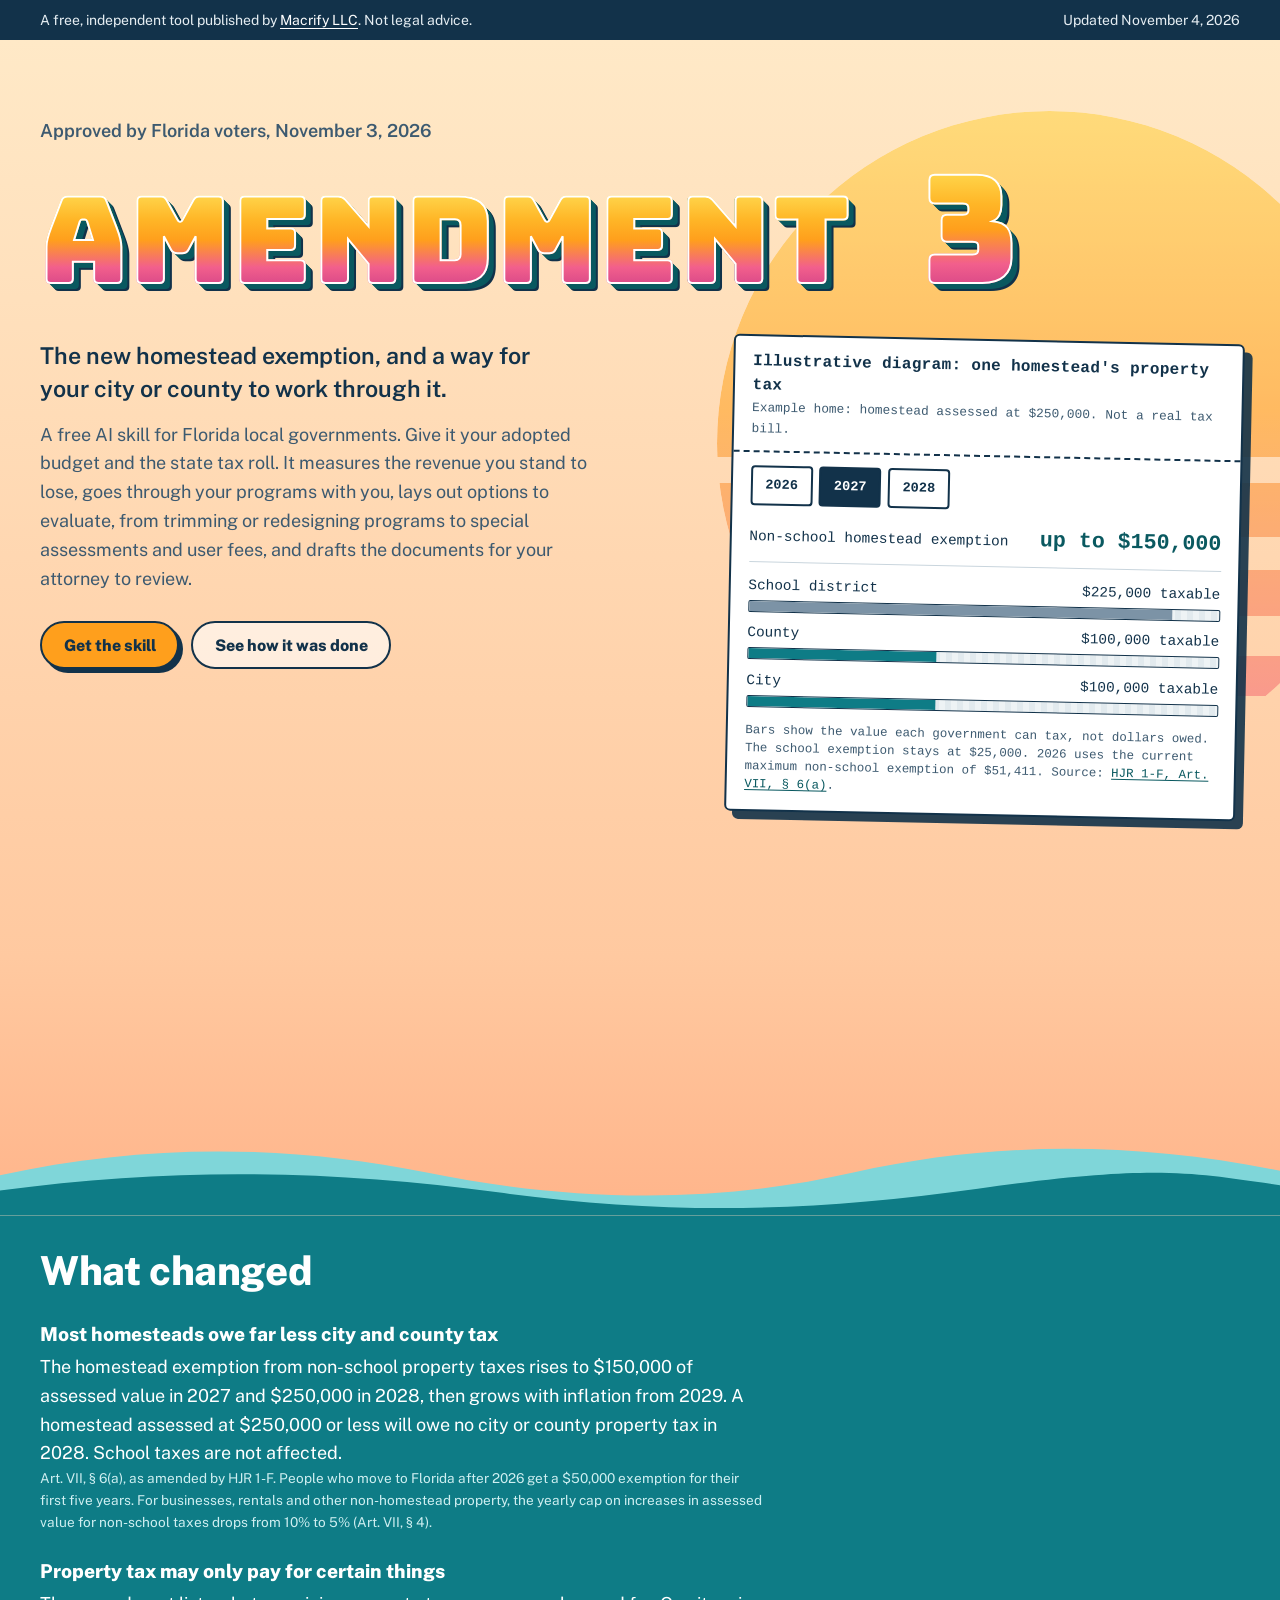
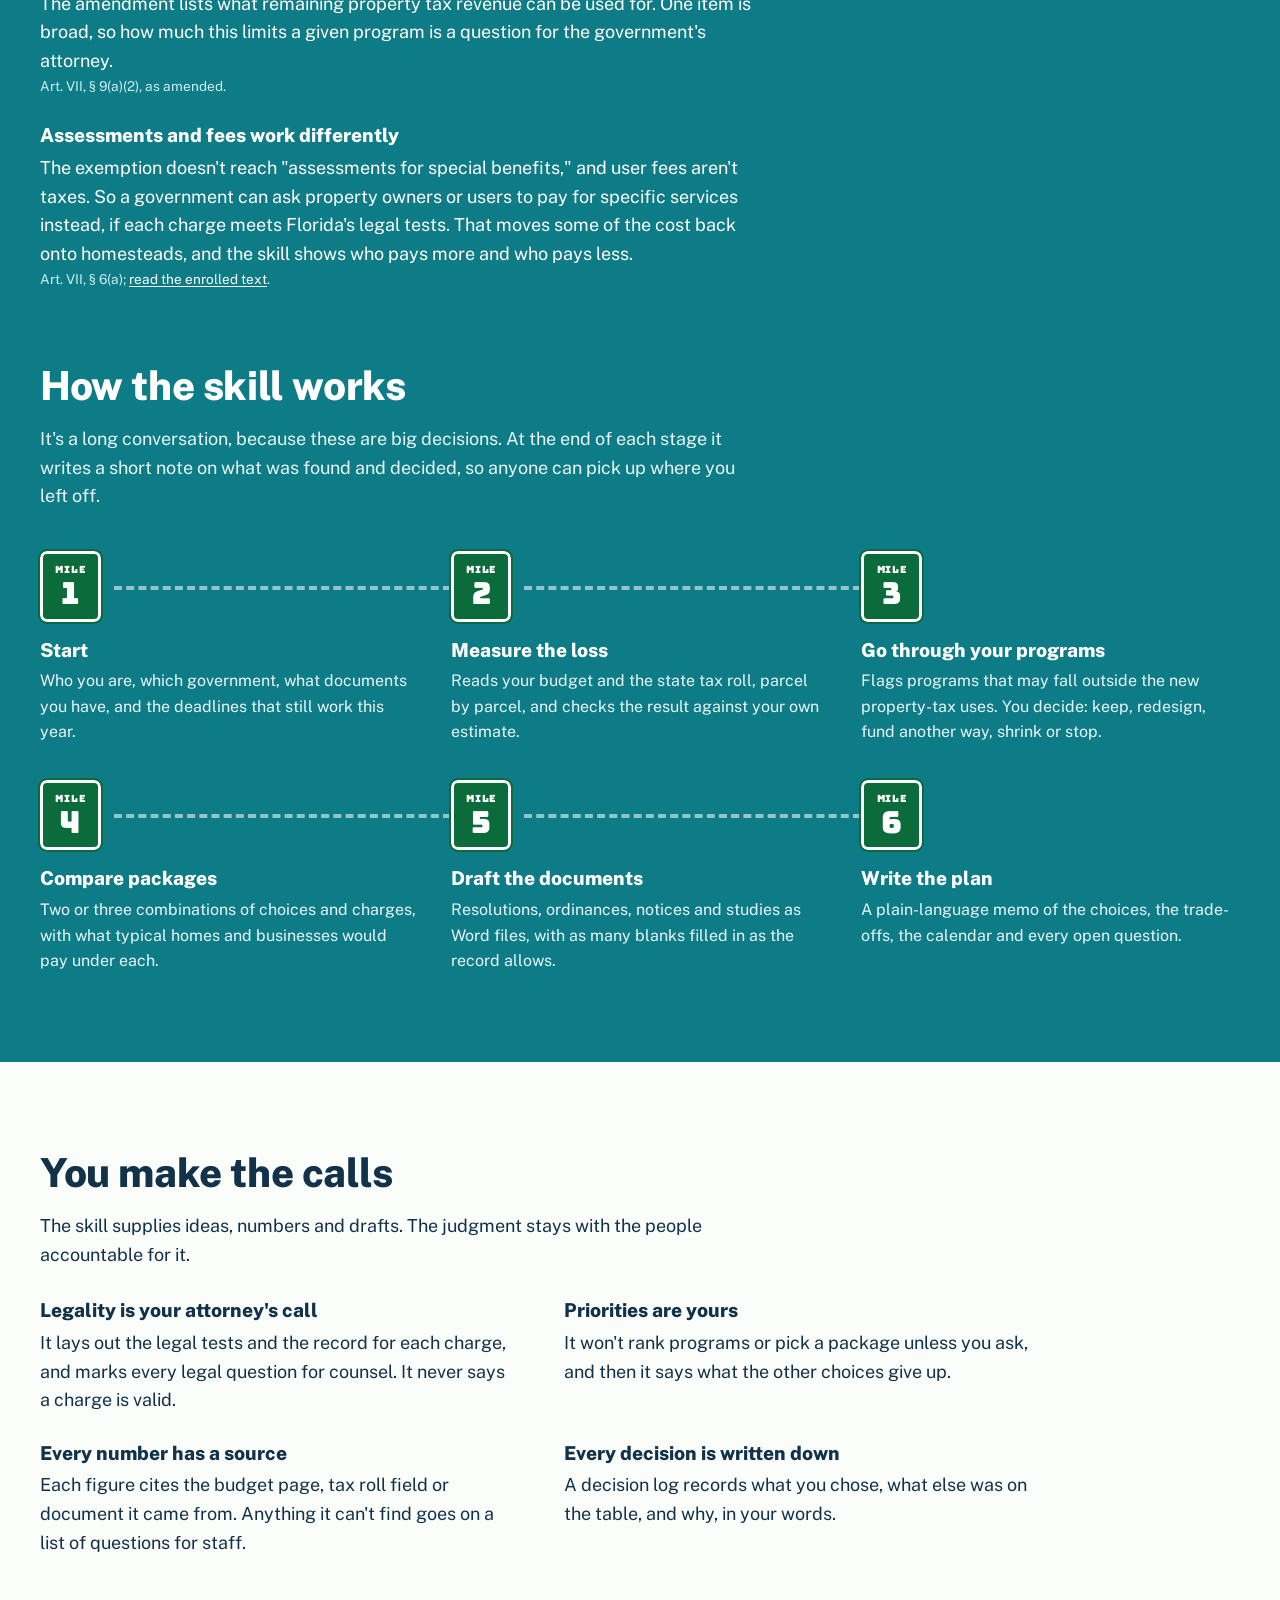
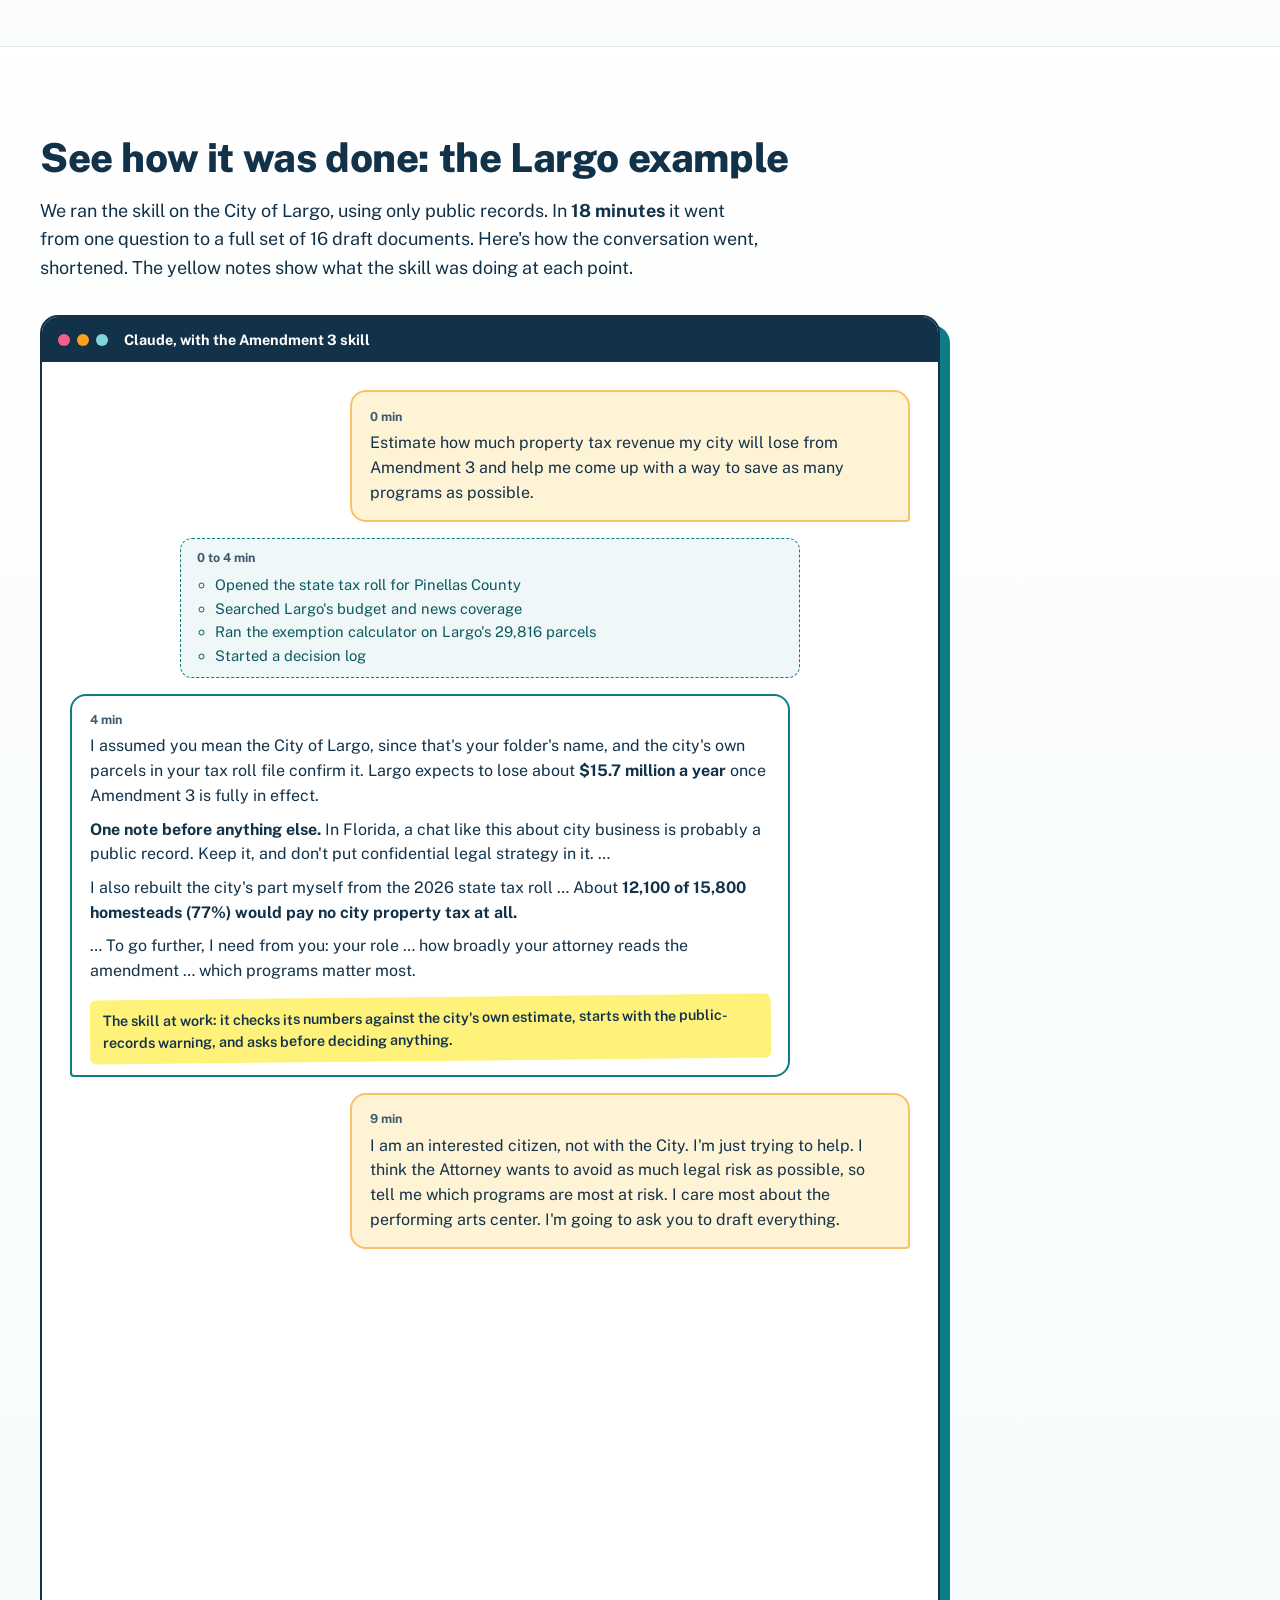
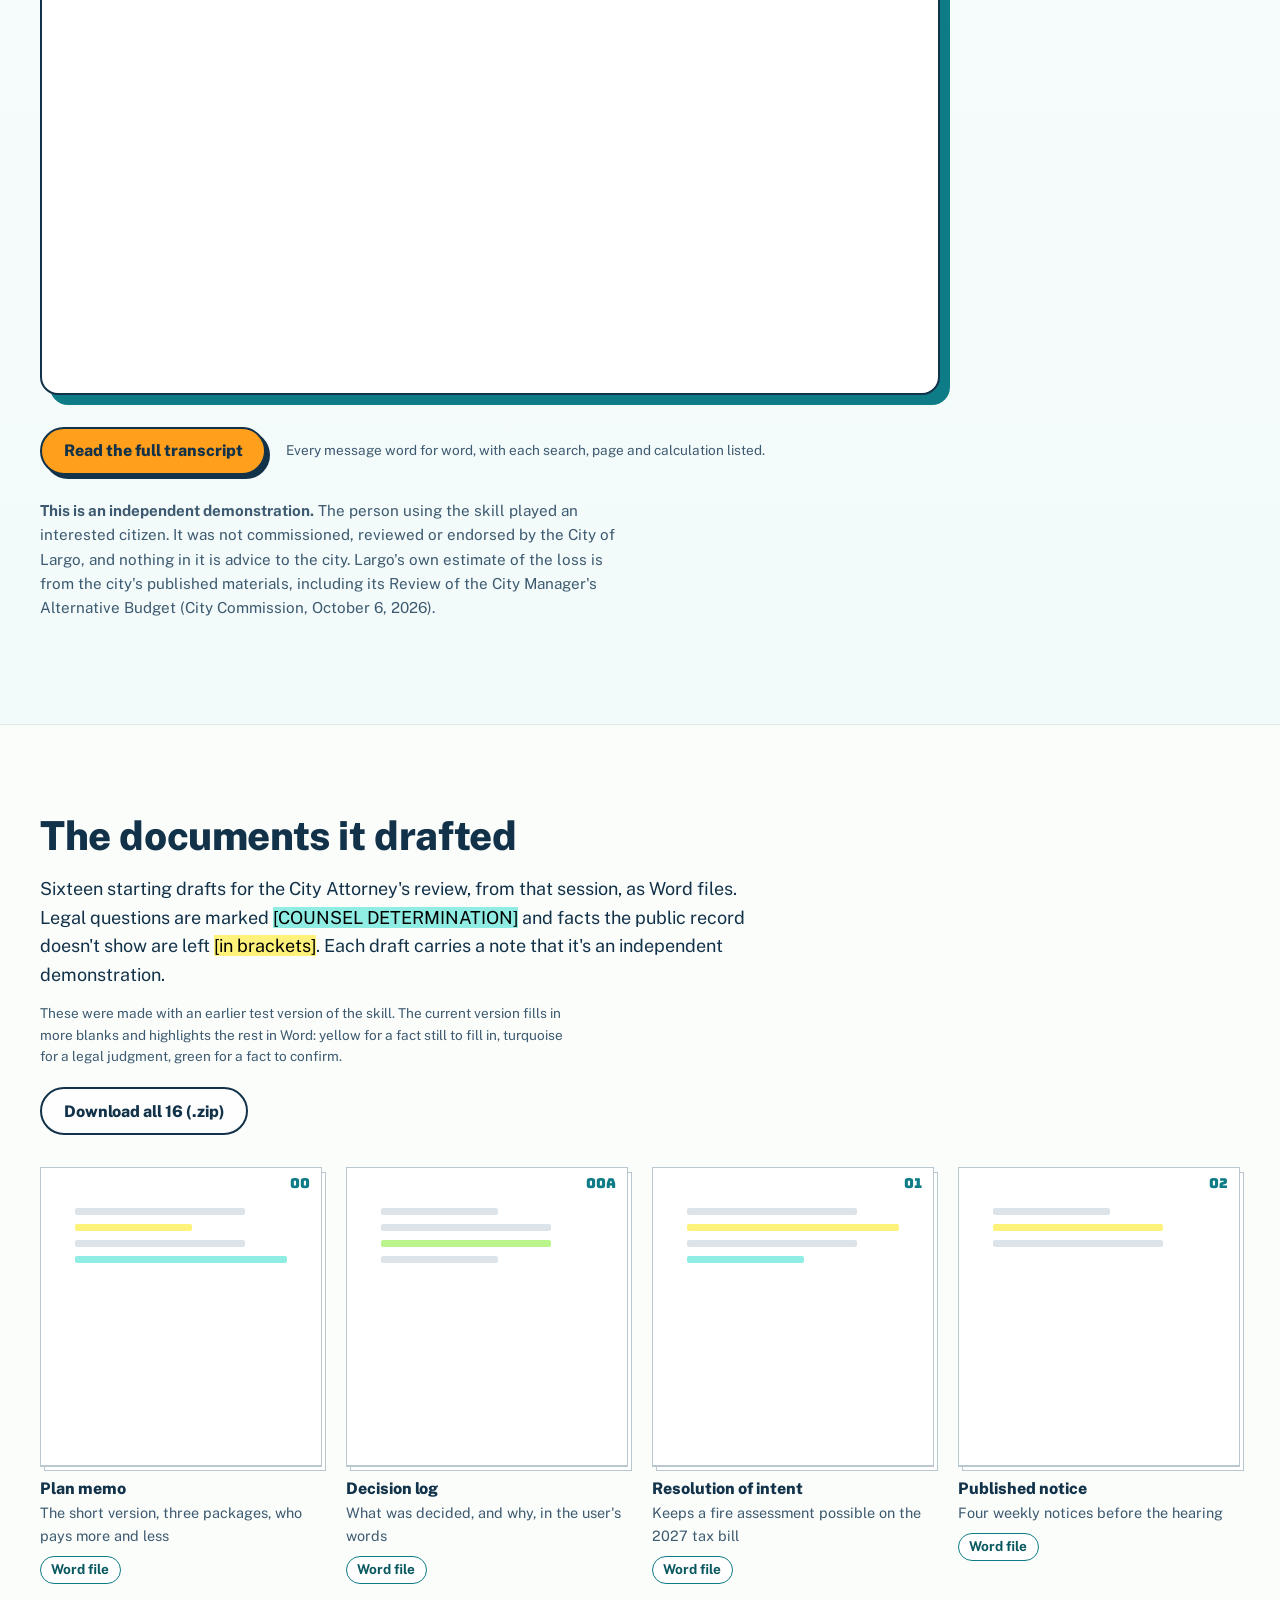
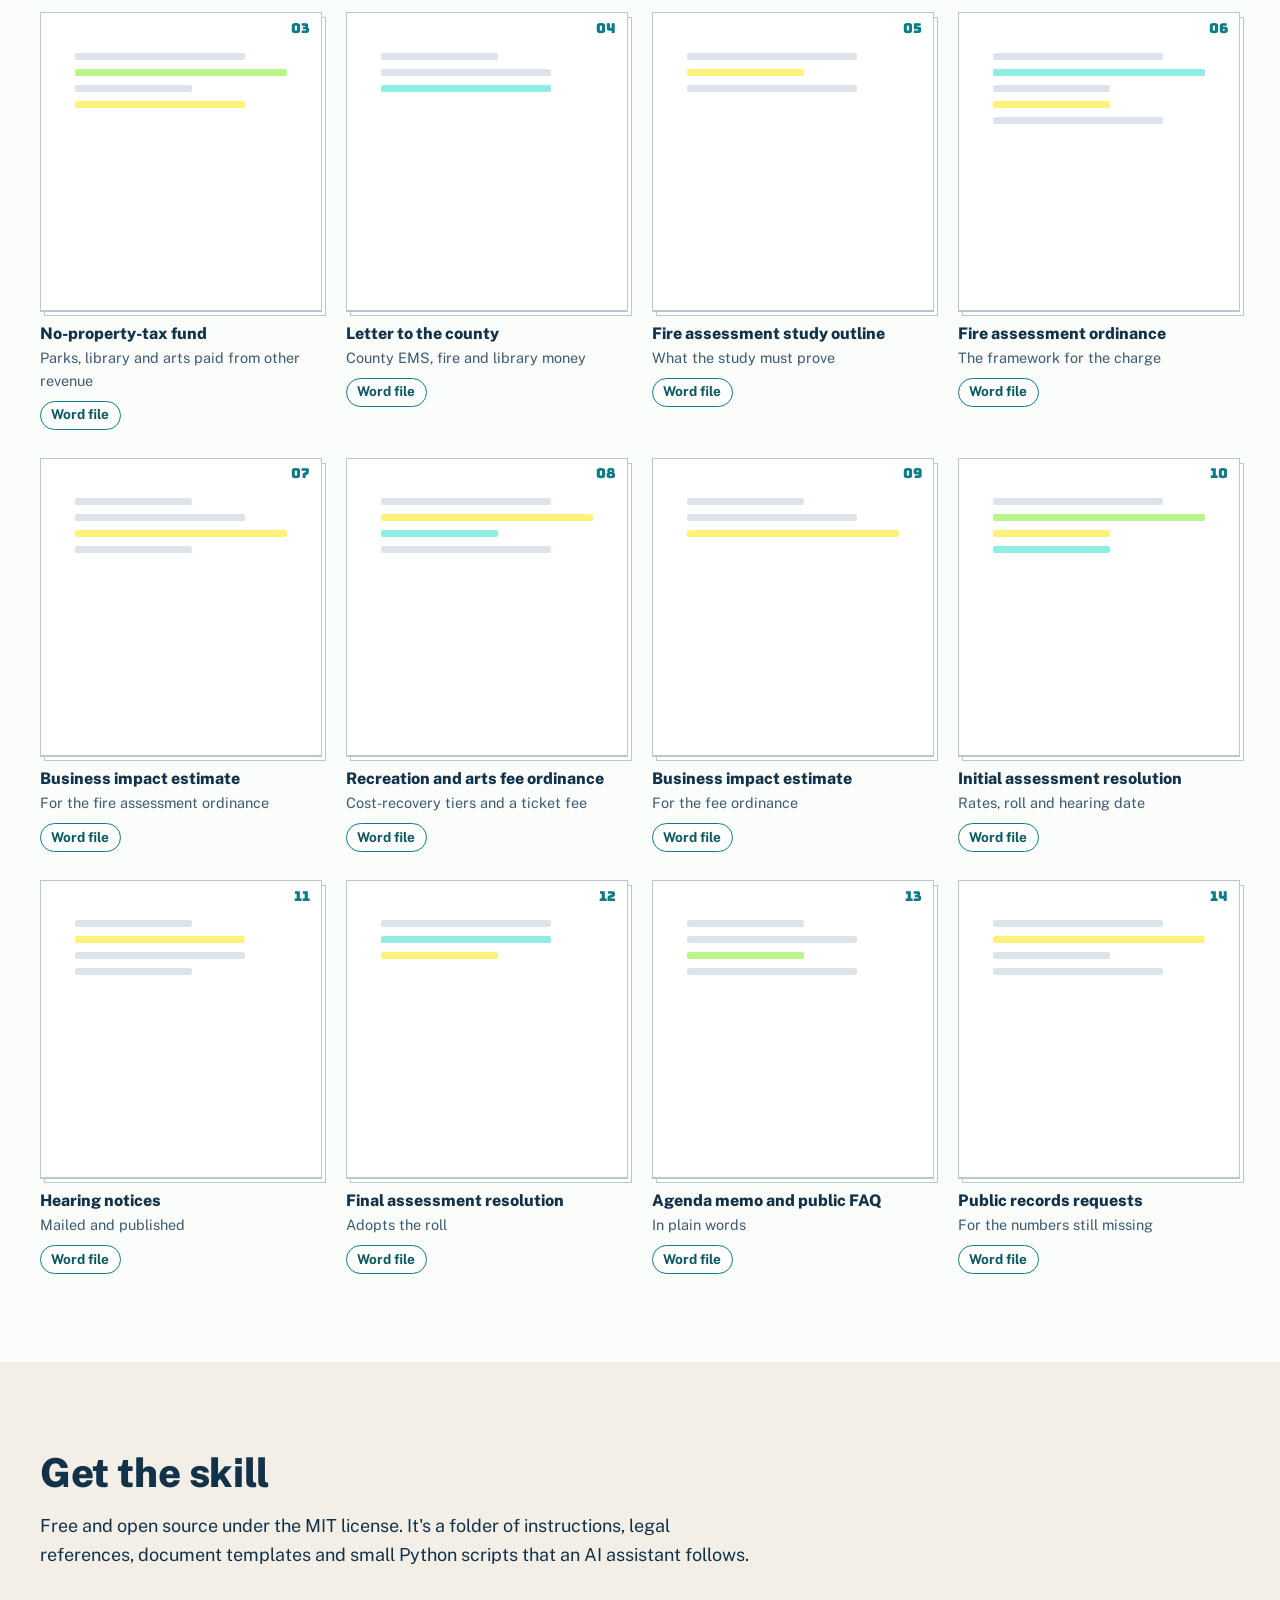
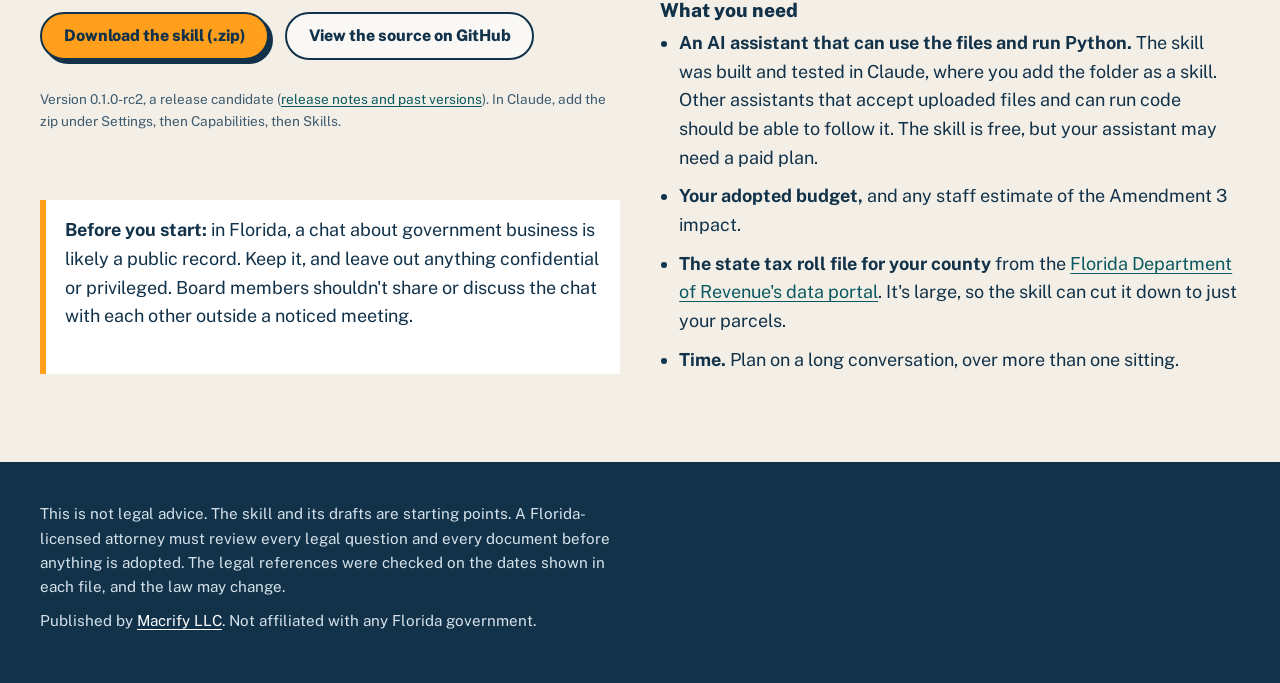
<file: site/index.html>
<!doctype html>
<html lang="en">
<head>
<meta charset="utf-8">
<meta name="viewport" content="width=device-width, initial-scale=1">
<title>Amendment 3 Revenue Skill</title>
<meta name="description" content="A free AI skill for Florida cities and counties working through the 2026 Amendment 3 homestead exemption: measure the revenue lost, review programs, weigh options like special assessments and user fees, and draft the documents for counsel's review.">
<meta property="og:title" content="Amendment 3 Revenue Skill">
<meta property="og:description" content="A free AI skill for Florida cities and counties working through the new homestead exemption.">
<script>if (!matchMedia("(prefers-reduced-motion: reduce)").matches) document.documentElement.classList.add("js");</script>
<link rel="preconnect" href="https://fonts.googleapis.com">
<link rel="preconnect" href="https://fonts.gstatic.com" crossorigin>
<link href="https://fonts.googleapis.com/css2?family=Bungee&family=Public+Sans:ital,wght@0,400;0,600;0,800;1,400&display=swap" rel="stylesheet">
<style>
:root {
  --gulf: #0E7C86;
  --gulf-deep: #0A5960;
  --citrus: #FF9F1C;
  --flamingo: #F25F8C;
  --sky: #FFE9C7;
  --dusk: #FFC9A0;
  --ink: #12324A;
  --ink-soft: #3D5A70;
  --paper: #FBFDFB;
  --sand: #F3EFE6;
  --highway: #0B6B3A;
  --hl-yellow: #FFF27A;
  --hl-turq: #8FEDE3;
  --hl-green: #B9F58A;
  --display: "Bungee", "Arial Black", Impact, sans-serif;
  --body: "Public Sans", system-ui, -apple-system, "Segoe UI", Roboto, sans-serif;
  --form: ui-monospace, "Courier New", Courier, monospace;
  --measure: 66ch;
}
*, *::before, *::after { box-sizing: border-box; }
html { scroll-behavior: smooth; }
body {
  margin: 0;
  background: var(--paper);
  color: var(--ink);
  font: 400 1.125rem/1.6 var(--body);
  -webkit-font-smoothing: antialiased;
}
a { color: var(--gulf-deep); text-underline-offset: .18em; }
a:hover { color: var(--ink); }
:focus-visible { outline: 3px solid var(--flamingo); outline-offset: 3px; border-radius: 2px; }
.wrap { width: min(1200px, 100% - 2.5rem); margin-inline: auto; }
.prose { max-width: var(--measure); }
.skip { position: absolute; left: -999px; top: 0; background: var(--ink); color: #fff; padding: .6rem 1rem; z-index: 10; }
.skip:focus { left: 1rem; top: 1rem; }
.sr-only { position: absolute; width: 1px; height: 1px; overflow: hidden; clip: rect(0 0 0 0); white-space: nowrap; }

/* ---------- publisher strip ---------- */
.strip { background: var(--ink); color: #E6EEF3; font-size: .875rem; }
.strip .wrap { display: flex; flex-wrap: wrap; justify-content: space-between; gap: .25rem 1.5rem; padding-block: .55rem; }
.strip a { color: #fff; }

/* ---------- hero ---------- */
.hero {
  position: relative;
  overflow: hidden;
  background: linear-gradient(180deg, var(--sky) 0%, var(--dusk) 78%, #FFB48A 100%);
  padding-block: clamp(2.5rem, 6vw, 5rem) 0;
}
.sun {
  position: absolute;
  width: clamp(320px, 52vw, 720px);
  aspect-ratio: 1;
  right: -8%;
  top: 6%;
  border-radius: 50%;
  background: linear-gradient(180deg, #FFD23F 0%, var(--citrus) 45%, var(--flamingo) 100%);
  -webkit-mask: linear-gradient(180deg, #000 0 52%, transparent 52% 56%, #000 56% 64%, transparent 64% 69%, #000 69% 76%, transparent 76% 82%, #000 82% 88%, transparent 88% 95%, #000 95%);
          mask: linear-gradient(180deg, #000 0 52%, transparent 52% 56%, #000 56% 64%, transparent 64% 69%, #000 69% 76%, transparent 76% 82%, #000 82% 88%, transparent 88% 95%, #000 95%);
  opacity: .55;
  pointer-events: none;
}
.hero-grid {
  position: relative;
  display: grid;
  grid-template-columns: minmax(0, 1.1fr) minmax(0, .9fr);
  gap: clamp(2rem, 5vw, 4rem);
  align-items: start;
}
.kicker { margin: 0 0 .75rem; font-weight: 600; color: var(--ink-soft); }
.postcard {
  position: relative;
  margin: 0;
  font-family: var(--display);
  font-weight: 400;
  font-size: min(9.4vw, 9.2rem);
  line-height: .95;
  white-space: nowrap;
  letter-spacing: .01em;
  isolation: isolate;
}
.postcard .line { display: inline-block; position: relative; }
.postcard .three { margin-left: .28em; }
.hero-top { position: relative; margin-bottom: clamp(1.5rem, 3vw, 2.5rem); }
.postcard .line::before {
  /* the extruded block shadow, drawn behind the gradient letters */
  content: attr(data-text);
  position: absolute;
  inset: 0;
  z-index: -1;
  color: var(--gulf-deep);
  text-shadow: 1px 1px 0 var(--gulf-deep), 2px 2px 0 var(--gulf-deep), 3px 3px 0 var(--gulf-deep), 4px 4px 0 var(--gulf-deep),
               5px 5px 0 var(--gulf-deep), 6px 6px 0 var(--gulf-deep), 7px 7px 0 var(--ink), 8px 8px 0 var(--ink);
}
.postcard .ch {
  display: inline-block;
  background: linear-gradient(180deg, #FFE45C 0%, #FFB627 32%, var(--citrus) 50%, var(--flamingo) 74%, #C93A86 100%);
  -webkit-background-clip: text;
          background-clip: text;
  color: transparent;
  -webkit-text-stroke: 2px #fff;
}
.postcard .three { font-size: 1.25em; }
.lede { margin: 0; font-size: clamp(1.2rem, 2.1vw, 1.45rem); line-height: 1.45; max-width: 34ch; font-weight: 600; }
.sub { margin: .9rem 0 0; max-width: 52ch; color: var(--ink-soft); }
.ctas { display: flex; flex-wrap: wrap; gap: .75rem; margin: 1.75rem 0 0; }
.btn {
  display: inline-flex; align-items: center; justify-content: center;
  min-height: 48px; padding: .7rem 1.35rem;
  border-radius: 999px;
  font: 800 1rem/1.2 var(--body);
  text-decoration: none;
  border: 2px solid var(--ink);
}
.btn-primary { background: var(--citrus); color: var(--ink); box-shadow: 4px 4px 0 var(--ink); }
.btn-primary:hover { color: var(--ink); background: #FFB347; }
.btn-primary:active { transform: translate(2px, 2px); box-shadow: 2px 2px 0 var(--ink); }
.btn-ghost { background: rgba(255,255,255,.6); color: var(--ink); }
.btn-ghost:hover { background: #fff; color: var(--ink); }

/* the illustrative tax bill */
.bill {
  position: relative;
  background: #fff;
  border: 2px solid var(--ink);
  border-radius: 6px;
  box-shadow: 8px 8px 0 rgba(18, 50, 74, .9);
  font-family: var(--form);
  font-size: .9rem;
  line-height: 1.45;
  transform: rotate(1.2deg);
}
.bill-head { padding: .9rem 1.1rem .7rem; border-bottom: 2px dashed var(--ink); }
.bill-head strong { display: block; font-size: 1rem; letter-spacing: .02em; }
.bill-head span { color: var(--ink-soft); font-size: .8rem; }
.years { display: flex; gap: .4rem; padding: .8rem 1.1rem 0; flex-wrap: wrap; }
.years button {
  font: 700 .85rem/1 var(--form);
  padding: .55rem .8rem;
  min-height: 40px;
  border: 2px solid var(--ink);
  border-radius: 4px;
  background: #fff;
  color: var(--ink);
  cursor: pointer;
}
.years button[aria-pressed="true"] { background: var(--ink); color: #fff; }
.bill-body { padding: .9rem 1.1rem 1rem; }
.ex-row { display: flex; justify-content: space-between; gap: 1rem; align-items: baseline; padding-bottom: .7rem; border-bottom: 1px solid #C9D5DD; }
.ex-amt { font-size: 1.35rem; font-weight: 700; color: var(--gulf-deep); white-space: nowrap; }
.levies { list-style: none; margin: .8rem 0 0; padding: 0; display: grid; gap: .65rem; }
.levy-top { display: flex; justify-content: space-between; gap: .75rem; }
.levy-val { white-space: nowrap; }
.track { height: 12px; background: repeating-linear-gradient(90deg, #EEF3F5 0 6px, #E2EAEE 6px 12px); border: 1px solid var(--ink); border-radius: 2px; margin-top: .25rem; overflow: hidden; }
.fill { height: 100%; background: var(--gulf); width: var(--w, 100%); transition: width 900ms cubic-bezier(.2,.8,.2,1); }
.fill.school { background: #7C93A6; }
.bill-note { margin: .9rem 0 0; font-size: .78rem; color: var(--ink-soft); }
.options {
  margin: 1.5rem 0 0;
  background: var(--hl-yellow);
  border: 2px solid var(--ink);
  border-radius: 4px;
  padding: 1rem 1.1rem;
  transform: rotate(-1.4deg);
  box-shadow: 5px 5px 0 rgba(18, 50, 74, .85);
}
.options h2 { margin: 0 0 .45rem; font: 800 1rem/1.3 var(--body); }
.options ul { margin: 0; padding-left: 1.15rem; font-size: .95rem; line-height: 1.5; }
.options p { margin: .6rem 0 0; font-size: .82rem; line-height: 1.45; }
.waves { display: block; width: 100%; height: clamp(48px, 7vw, 96px); margin-top: clamp(2.5rem, 5vw, 4rem); }

/* ---------- sections ---------- */
section { padding-block: clamp(3rem, 7vw, 5.5rem); }
h2.sec {
  margin: 0 0 1rem;
  font: 800 clamp(1.75rem, 3.4vw, 2.5rem)/1.15 var(--body);
  letter-spacing: -.01em;
  color: var(--ink);
}
h3 { font: 800 1.2rem/1.3 var(--body); margin: 0 0 .35rem; }
.cite { font-size: .85rem; color: var(--ink-soft); }
.facts { display: grid; gap: 1.6rem; margin-top: 1.8rem; max-width: var(--measure); }
.facts p { margin: 0; }
.gulf-band { background: var(--gulf); color: #fff; }
.gulf-band h2.sec, .gulf-band h3 { color: #fff; }
.gulf-band a { color: #fff; }
.gulf-band .cite { color: #CFEFF1; }

/* the route: six mile markers */
.route { list-style: none; margin: 2.5rem 0 0; padding: 0; display: grid; grid-template-columns: repeat(3, minmax(0, 1fr)); gap: 2.2rem 2rem; position: relative; }
.route li { position: relative; padding-top: 5.4rem; }
.mm {
  position: absolute; top: 0; left: 0;
  width: 3.8rem; height: 4.4rem;
  display: flex; flex-direction: column; align-items: center; justify-content: center;
  background: var(--highway); color: #fff;
  border: 3px solid #fff; outline: 2px solid var(--highway);
  border-radius: 7px;
  font: 400 1.9rem/1 var(--display);
}
.mm small { font: 400 .62rem/1 var(--display); letter-spacing: .08em; margin-bottom: .2rem; }
.route li::after { /* the road line */
  content: ""; position: absolute; top: 2.15rem; left: 4.6rem; right: -2rem;
  border-top: 4px dashed rgba(255,255,255,.55);
}
.route li:nth-child(3n)::after, .route li:last-child::after { display: none; }
.route p { margin: 0; color: #E8F6F7; font-size: 1rem; }

.rules { margin-top: 1.8rem; display: grid; grid-template-columns: repeat(2, minmax(0, 1fr)); gap: 1.6rem 3rem; max-width: 1000px; }
.rules p { margin: 0; }

/* placeholders */
.slot {
  border: 3px dashed var(--gulf);
  border-radius: 10px;
  background: repeating-linear-gradient(135deg, rgba(14,124,134,.06) 0 14px, transparent 14px 28px);
  padding: 1.4rem 1.5rem;
}
.slot-label { font-weight: 800; margin: 0 0 .25rem; }
.slot p { margin: 0; color: var(--ink-soft); }
.status { display: inline-block; margin-top: .55rem; font-size: .85rem; font-weight: 700; color: var(--gulf-deep); background: #fff; border: 1px solid var(--gulf); border-radius: 999px; padding: .15rem .65rem; }

.docs { list-style: none; margin: 2rem 0 0; padding: 0; display: grid; grid-template-columns: repeat(4, minmax(0, 1fr)); gap: 1.75rem 1.5rem; counter-reset: doc; }
@media (max-width: 900px) { .docs { grid-template-columns: repeat(4, minmax(0, 1fr)); } }
@media (max-width: 600px) { .docs { grid-template-columns: repeat(2, minmax(0, 1fr)); gap: 1.25rem 1rem; } }
.doc { counter-increment: doc; }
.sheet {
  position: relative;
  aspect-ratio: 8.5 / 9;
  background: #fff;
  border: 1.5px solid #B9C7D1;
  box-shadow: 0 1px 0 #B9C7D1, 4px 5px 0 -1px #fff, 4px 5px 0 0 #B9C7D1;
  padding: 14% 12%;
  overflow: hidden;
}
.sheet::before { /* the document number, adoption order */
  content: attr(data-n);
  position: absolute; top: .55rem; right: .7rem;
  font: 400 .85rem/1 var(--display); color: var(--gulf);
}
.sheet i { display: block; height: 7px; margin-bottom: 9px; background: #DCE4EA; border-radius: 2px; }
.sheet i.y { background: var(--hl-yellow); }
.sheet i.t { background: var(--hl-turq); }
.sheet i.g { background: var(--hl-green); }
.sheet i.s { width: 55%; }
.sheet i.m { width: 80%; }
.doc h3 { margin: .8rem 0 .1rem; font-size: 1rem; }
.doc p { margin: 0; font-size: .9rem; color: var(--ink-soft); }
.key { display: flex; flex-wrap: wrap; gap: .6rem 1.5rem; margin: 1.4rem 0 0; padding: 0; list-style: none; font-size: .95rem; }
.key mark { padding: .05rem .4rem; color: var(--ink); border-radius: 2px; }

.get { background: var(--sand); }
.get-grid { display: grid; grid-template-columns: minmax(0, 1fr) minmax(0, 1fr); gap: 2.5rem; margin-top: 1.8rem; }
.get-actions { display: grid; gap: 1rem; }
.unavailable { display: flex; flex-wrap: wrap; align-items: center; gap: .5rem 1rem; }
.btn-off { background: #fff; color: var(--ink-soft); border-style: dashed; border-color: var(--ink-soft); cursor: default; }
.needs { margin: 0; padding-left: 1.2rem; }
.needs li + li { margin-top: .6rem; }
.caution { margin-top: 1.5rem; border-left: 6px solid var(--citrus); background: #fff; padding: 1rem 1.2rem; }
.caution p { margin: 0; }

footer { background: var(--ink); color: #D6E2EA; padding-block: 2.5rem; font-size: .95rem; }
footer p { margin: 0 0 .6rem; max-width: var(--measure); }
footer a { color: #fff; }


/* ---------- Largo chat ---------- */
.largo { background: linear-gradient(180deg, #fff 0%, #F2FAFA 100%); border-top: 1px solid #E1E8EC; border-bottom: 1px solid #E1E8EC; }
.chat { margin-top: 2rem; max-width: 900px; border: 2px solid var(--ink); border-radius: 18px; background: #fff; box-shadow: 10px 10px 0 var(--gulf); overflow: hidden; }
.chat-bar { display: flex; align-items: center; gap: .45rem; padding: .7rem 1rem; background: var(--ink); color: #fff; font-size: .9rem; }
.chat-bar span { width: 12px; height: 12px; border-radius: 50%; background: var(--flamingo); }
.chat-bar span:nth-child(2) { background: var(--citrus); }
.chat-bar span:nth-child(3) { background: #7FD6D9; }
.chat-bar b { margin-left: .5rem; font-weight: 700; }
.chat-log { list-style: none; margin: 0; padding: clamp(1rem, 3vw, 1.75rem); display: grid; gap: 1rem; }
.c-msg { position: relative; border-radius: 16px; padding: .9rem 1.1rem; font-size: 1rem; line-height: 1.55; }
.c-msg p { margin: 0 0 .55rem; }
.c-msg p:last-of-type { margin-bottom: 0; }
.c-user { justify-self: end; max-width: min(560px, 92%); background: #FFF3D6; border: 2px solid #F5C266; border-bottom-right-radius: 4px; }
.c-ai { justify-self: start; max-width: min(720px, 96%); background: #fff; border: 2px solid var(--gulf); border-bottom-left-radius: 4px; }
.c-t { display: block; font-size: .78rem; font-weight: 700; color: var(--ink-soft); margin-bottom: .3rem; }
.c-steps { justify-self: center; width: min(620px, 100%); border: 1.5px dashed var(--gulf); border-radius: 12px; padding: .6rem 1rem; background: rgba(14,124,134,.06); font-size: .92rem; }
.c-steps ul { margin: 0; padding-left: 1.1rem; color: var(--gulf-deep); }
.c-why { margin-top: .8rem; padding: .6rem .8rem; background: var(--hl-yellow); border-radius: 6px; font-size: .9rem; font-weight: 600; transform: rotate(-.6deg); }
.largo-after { display: flex; flex-wrap: wrap; align-items: center; gap: .75rem 1.25rem; margin-top: 2rem; }
.largo-after .cite { margin: 0; }
.fine-print { margin-top: 1.5rem; font-size: .95rem; color: var(--ink-soft); }
.doc a { display: block; color: inherit; text-decoration: none; border-radius: 4px; }
.doc a:hover .sheet, .doc a:focus-visible .sheet { transform: translateY(-4px) rotate(-1deg); box-shadow: 0 1px 0 #B9C7D1, 6px 8px 0 0 var(--gulf); }
.doc a:hover h3 { text-decoration: underline; }
.sheet { transition: transform 180ms ease-out, box-shadow 180ms ease-out; }
@media (prefers-reduced-motion: no-preference) {
  .js .chat.armed .chat-log > li { opacity: 0; transform: translateY(10px); }
  .js .chat .chat-log > li { transition: opacity 420ms ease-out, transform 420ms cubic-bezier(.2,.9,.3,1.1); }
  .js .chat.armed .chat-log > li.shown { opacity: 1; transform: none; }
}
@media (prefers-reduced-motion: reduce) { .sheet { transition: none; } }

/* ---------- responsive ---------- */
@media (max-width: 900px) {
  .postcard { font-size: 12.4vw; }
  .postcard .line { display: block; }
  .postcard .three { margin-left: 0; }
  .hero-grid { grid-template-columns: 1fr; }
  .bill { transform: none; max-width: 520px; }
  .options { transform: none; max-width: 520px; }
  .route { grid-template-columns: 1fr; gap: 1.6rem; }
  .route li { padding: 0 0 0 5rem; min-height: 4.6rem; }
  .route li::after { top: 4.6rem; left: 1.65rem; right: auto; bottom: -1.6rem; border-top: 0; border-left: 4px dashed rgba(255,255,255,.55); }
  .route li:nth-child(3n)::after { display: block; }
  .route li:last-child::after { display: none; }
  .rules, .get-grid { grid-template-columns: 1fr; }
  .sun { opacity: .35; right: -30%; top: 2%; }
}
@media (max-width: 420px) {
  .postcard .ch { -webkit-text-stroke-width: 1.5px; }
  .postcard .line::before { text-shadow: 1px 1px 0 var(--gulf-deep), 2px 2px 0 var(--gulf-deep), 3px 3px 0 var(--gulf-deep), 4px 4px 0 var(--ink); }
}

/* ---------- the one load sequence ---------- */
@media (prefers-reduced-motion: no-preference) {
  .js .postcard .ch { animation: drop 620ms cubic-bezier(.2,1.4,.4,1) both; animation-delay: calc(var(--i) * 45ms); }
  .js .postcard .line::before { animation: fade 400ms ease-out both; animation-delay: 500ms; }
  .js .options.pending { opacity: 0; transform: translateY(14px) rotate(-1.4deg); }
  .js .options { transition: opacity 500ms ease-out, transform 500ms cubic-bezier(.2,.9,.3,1.2); }
  @keyframes drop { from { transform: translateY(-0.9em) rotate(-8deg); opacity: 0; } to { transform: none; opacity: 1; } }
  @keyframes fade { from { opacity: 0; } to { opacity: 1; } }
}
@media (prefers-reduced-motion: reduce) {
  html { scroll-behavior: auto; }
  .fill { transition: none; }
}
@media (max-width: 900px) and (prefers-reduced-motion: no-preference) {
  .js .options.pending { transform: translateY(14px); }
}
</style>
</head>
<body>
<a class="skip" href="#main">Skip to content</a>

<div class="strip">
  <div class="wrap">
    <span>A free, independent tool published by <a href="https://macrify.me">Macrify LLC</a>. Not legal advice.</span>
    <span>Updated November 4, 2026</span>
  </div>
</div>

<header class="hero">
  <div class="sun" aria-hidden="true"></div>
  <div class="wrap hero-top">
      <p class="kicker">Approved by Florida voters, November 3, 2026</p>
    <h1 class="postcard" aria-label="Amendment 3">
      <span class="line" data-text="AMENDMENT" aria-hidden="true"><span class="ch" style="--i:0">A</span><span class="ch" style="--i:1">M</span><span class="ch" style="--i:2">E</span><span class="ch" style="--i:3">N</span><span class="ch" style="--i:4">D</span><span class="ch" style="--i:5">M</span><span class="ch" style="--i:6">E</span><span class="ch" style="--i:7">N</span><span class="ch" style="--i:8">T</span></span>
      <span class="line three" data-text="3" aria-hidden="true"><span class="ch" style="--i:10">3</span></span>
    </h1>
  </div>
  <div class="wrap hero-grid">
    <div>
      <p class="lede">The new homestead exemption, and a way for your city or county to work through it.</p>
      <p class="sub">A free AI skill for Florida local governments. Give it your adopted budget and the state tax roll. It measures the revenue you stand to lose, goes through your programs with you, lays out options to evaluate, from trimming or redesigning programs to special assessments and user fees, and drafts the documents for your attorney to review.</p>
      <div class="ctas">
        <a class="btn btn-primary" href="#get">Get the skill</a>
        <a class="btn btn-ghost" href="#largo">See how it was done</a>
      </div>
    </div>

    <div>
      <figure class="bill" aria-labelledby="bill-title" style="margin:0">
        <div class="bill-head">
          <strong id="bill-title">Illustrative diagram: one homestead's property tax</strong>
          <span>Example home: homestead assessed at $250,000. Not a real tax bill.</span>
        </div>
        <div class="years" role="group" aria-label="Choose a tax year">
          <button type="button" data-year="2026" aria-pressed="false">2026</button>
          <button type="button" data-year="2027" aria-pressed="false">2027</button>
          <button type="button" data-year="2028" aria-pressed="true">2028</button>
        </div>
        <div class="bill-body" aria-live="polite">
          <div class="ex-row">
            <span>Non-school homestead exemption</span>
            <span class="ex-amt" id="ex-amt">up to $250,000</span>
          </div>
          <ul class="levies">
            <li>
              <div class="levy-top"><span>School district</span><span class="levy-val" id="v-school">$225,000 taxable</span></div>
              <div class="track" aria-hidden="true"><div class="fill school" id="f-school" style="--w:90%"></div></div>
            </li>
            <li>
              <div class="levy-top"><span>County</span><span class="levy-val" id="v-county">$0 taxable</span></div>
              <div class="track" aria-hidden="true"><div class="fill" id="f-county" style="--w:0%"></div></div>
            </li>
            <li>
              <div class="levy-top"><span>City</span><span class="levy-val" id="v-city">$0 taxable</span></div>
              <div class="track" aria-hidden="true"><div class="fill" id="f-city" style="--w:0%"></div></div>
            </li>
          </ul>
          <p class="bill-note">Bars show the value each government can tax, not dollars owed. The school exemption stays at $25,000. 2026 uses the current maximum non-school exemption of $51,411. Source: <a href="https://www.flsenate.gov/Session/Bill/2026F/1F/BillText/er/PDF">HJR 1-F, Art. VII, § 6(a)</a>.</p>
        </div>
      </figure>

      <aside class="options" id="options" aria-labelledby="options-title">
        <h2 id="options-title">Options a city or county could consider</h2>
        <ul>
          <li>Redesign, trim or stop programs</li>
          <li>Special assessments, such as fire, stormwater or solid waste</li>
          <li>User fees for services people choose to use</li>
          <li>Other revenue, or living with less</li>
        </ul>
        <p>Assessments and fees aren't covered by the homestead exemption. None of them happens automatically: each needs a study, public hearings, and review by the government's attorney.</p>
      </aside>
    </div>
  </div>
  <svg class="waves" viewBox="0 0 1440 100" preserveAspectRatio="none" aria-hidden="true">
    <path d="M0 55 C 160 20, 320 20, 480 52 S 800 88, 960 52 S 1280 18, 1440 50 V100 H0Z" fill="#7FD6D9"/>
    <path d="M0 72 C 200 45, 380 50, 560 74 S 900 98, 1100 70 S 1340 52, 1440 66 V100 H0Z" fill="#0E7C86"/>
  </svg>
</header>

<main id="main">

  <section class="gulf-band" aria-labelledby="changed" style="padding-top:clamp(1rem,3vw,2rem)">
    <div class="wrap">
      <h2 class="sec" id="changed">What changed</h2>
      <div class="facts">
        <div>
          <h3>Most homesteads owe far less city and county tax</h3>
          <p>The homestead exemption from non-school property taxes rises to $150,000 of assessed value in 2027 and $250,000 in 2028, then grows with inflation from 2029. A homestead assessed at $250,000 or less will owe no city or county property tax in 2028. School taxes are not affected.</p>
          <p class="cite">Art. VII, § 6(a), as amended by HJR 1-F. People who move to Florida after 2026 get a $50,000 exemption for their first five years. For businesses, rentals and other non-homestead property, the yearly cap on increases in assessed value for non-school taxes drops from 10% to 5% (Art. VII, § 4).</p>
        </div>
        <div>
          <h3>Property tax may only pay for certain things</h3>
          <p>The amendment lists what remaining property tax revenue can be used for. One item is broad, so how much this limits a given program is a question for the government's attorney.</p>
          <p class="cite">Art. VII, § 9(a)(2), as amended.</p>
        </div>
        <div>
          <h3>Assessments and fees work differently</h3>
          <p>The exemption doesn't reach "assessments for special benefits," and user fees aren't taxes. So a government can ask property owners or users to pay for specific services instead, if each charge meets Florida's legal tests. That moves some of the cost back onto homesteads, and the skill shows who pays more and who pays less.</p>
          <p class="cite">Art. VII, § 6(a); <a href="https://www.flsenate.gov/Session/Bill/2026F/1F/BillText/er/PDF">read the enrolled text</a>.</p>
        </div>
      </div>

      <h2 class="sec" style="margin-top:clamp(3rem,6vw,4.5rem)">How the skill works</h2>
      <p class="prose" style="margin:0;color:#E8F6F7">It's a long conversation, because these are big decisions. At the end of each stage it writes a short note on what was found and decided, so anyone can pick up where you left off.</p>
      <ol class="route">
        <li><span class="mm" aria-hidden="true"><small>MILE</small>1</span><h3>Start</h3><p>Who you are, which government, what documents you have, and the deadlines that still work this year.</p></li>
        <li><span class="mm" aria-hidden="true"><small>MILE</small>2</span><h3>Measure the loss</h3><p>Reads your budget and the state tax roll, parcel by parcel, and checks the result against your own estimate.</p></li>
        <li><span class="mm" aria-hidden="true"><small>MILE</small>3</span><h3>Go through your programs</h3><p>Flags programs that may fall outside the new property-tax uses. You decide: keep, redesign, fund another way, shrink or stop.</p></li>
        <li><span class="mm" aria-hidden="true"><small>MILE</small>4</span><h3>Compare packages</h3><p>Two or three combinations of choices and charges, with what typical homes and businesses would pay under each.</p></li>
        <li><span class="mm" aria-hidden="true"><small>MILE</small>5</span><h3>Draft the documents</h3><p>Resolutions, ordinances, notices and studies as Word files, with as many blanks filled in as the record allows.</p></li>
        <li><span class="mm" aria-hidden="true"><small>MILE</small>6</span><h3>Write the plan</h3><p>A plain-language memo of the choices, the trade-offs, the calendar and every open question.</p></li>
      </ol>
    </div>
  </section>

  <section aria-labelledby="calls">
    <div class="wrap">
      <h2 class="sec" id="calls">You make the calls</h2>
      <p class="prose" style="margin:0">The skill supplies ideas, numbers and drafts. The judgment stays with the people accountable for it.</p>
      <div class="rules">
        <div><h3>Legality is your attorney's call</h3><p>It lays out the legal tests and the record for each charge, and marks every legal question for counsel. It never says a charge is valid.</p></div>
        <div><h3>Priorities are yours</h3><p>It won't rank programs or pick a package unless you ask, and then it says what the other choices give up.</p></div>
        <div><h3>Every number has a source</h3><p>Each figure cites the budget page, tax roll field or document it came from. Anything it can't find goes on a list of questions for staff.</p></div>
        <div><h3>Every decision is written down</h3><p>A decision log records what you chose, what else was on the table, and why, in your words.</p></div>
      </div>
    </div>
  </section>

  <section id="largo" aria-labelledby="largo-title" class="largo">
    <div class="wrap">
      <h2 class="sec" id="largo-title">See how it was done: the Largo example</h2>
      <div class="prose">
        <p style="margin-top:0">We ran the skill on the City of Largo, using only public records. In <strong>18 minutes</strong> it went from one question to a full set of 16 draft documents. Here's how the conversation went, shortened. The yellow notes show what the skill was doing at each point.</p>
      </div>

      <div class="chat" id="chat">
        <div class="chat-bar" aria-hidden="true"><span></span><span></span><span></span><b>Claude, with the Amendment 3 skill</b></div>
        <ol class="chat-log">
          <li class="c-msg c-user"><span class="c-t">0 min</span><p>Estimate how much property tax revenue my city will lose from Amendment 3 and help me come up with a way to save as many programs as possible.</p></li>
          <li class="c-steps"><span class="c-t">0 to 4 min</span><ul><li>Opened the state tax roll for Pinellas County</li><li>Searched Largo's budget and news coverage</li><li>Ran the exemption calculator on Largo's 29,816 parcels</li><li>Started a decision log</li></ul></li>
          <li class="c-msg c-ai"><span class="c-t">4 min</span>
            <p>I assumed you mean the City of Largo, since that's your folder's name, and the city's own parcels in your tax roll file confirm it. Largo expects to lose about <strong>$15.7 million a year</strong> once Amendment 3 is fully in effect.</p>
            <p><strong>One note before anything else.</strong> In Florida, a chat like this about city business is probably a public record. Keep it, and don't put confidential legal strategy in it. &hellip;</p>
            <p>I also rebuilt the city's part myself from the 2026 state tax roll &hellip; About <strong>12,100 of 15,800 homesteads (77%) would pay no city property tax at all.</strong></p>
            <p>&hellip; To go further, I need from you: your role &hellip; how broadly your attorney reads the amendment &hellip; which programs matter most.</p>
            <aside class="c-why">The skill at work: it checks its numbers against the city's own estimate, starts with the public-records warning, and asks before deciding anything.</aside>
          </li>
          <li class="c-msg c-user"><span class="c-t">9 min</span><p>I am an interested citizen, not with the City. I'm just trying to help. I think the Attorney wants to avoid as much legal risk as possible, so tell me which programs are most at risk. I care most about the performing arts center. I'm going to ask you to draft everything.</p></li>
          <li class="c-steps"><span class="c-t">9 to 18 min</span><ul><li>Read Largo's budget documents and fire rescue annual report</li><li>Checked state law on tourist development tax for auditoriums</li><li>Ran the who-pays calculator for three packages</li><li>Wrote 16 drafts and built the Word files</li><li>Looked at a rendered page to check its work</li></ul></li>
          <li class="c-msg c-ai"><span class="c-t">18 min</span>
            <p>The full draft set is done &hellip; 16 Word files, starting with a plain-language plan memo.</p>
            <p>Police and fire together (about $70M) already cost more than all of Largo's property tax (about $44M). So every property tax dollar can go to police and fire. The Center, parks, recreation and the library can then be paid for entirely with the City's other money &hellip;</p>
            <p>&hellip; Do you want to move any program in the risk table, and which package would you lean toward as a resident?</p>
            <aside class="c-why">The skill at work: it sorted programs by legal risk, built three packages instead of one answer, marked every legal call for the City Attorney, and handed the choice back.</aside>
          </li>
          <li class="c-msg c-user"><span class="c-t">Later</span><p>Is it possible to create a special assessment for road maintenance?</p></li>
          <li class="c-msg c-ai"><span class="c-t">Later</span><p>Yes, but only in a narrow form. It would also do much less for Largo than a fire assessment. &hellip;</p></li>
        </ol>
      </div>

      <div class="largo-after">
        <a class="btn btn-primary" href="largo/session.html">Read the full transcript</a>
        <p class="cite">Every message word for word, with each search, page and calculation listed.</p>
      </div>
      <div class="prose fine-print">
        <p><strong>This is an independent demonstration.</strong> The person using the skill played an interested citizen. It was not commissioned, reviewed or endorsed by the City of Largo, and nothing in it is advice to the city. Largo's own estimate of the loss is from the city's published materials, including its Review of the City Manager's Alternative Budget (City Commission, October 6, 2026).</p>
      </div>
    </div>
  </section>

  <section id="documents" aria-labelledby="docs-title">
    <div class="wrap">
      <h2 class="sec" id="docs-title">The documents it drafted</h2>
      <p class="prose" style="margin:0">Sixteen starting drafts for the City Attorney's review, from that session, as Word files. Legal questions are marked <mark style="background:var(--hl-turq)">[COUNSEL DETERMINATION]</mark> and facts the public record doesn't show are left <mark style="background:var(--hl-yellow)">[in brackets]</mark>. Each draft carries a note that it's an independent demonstration.</p>
      <p class="prose cite" style="margin:.8rem 0 0">These were made with an earlier test version of the skill. The current version fills in more blanks and highlights the rest in Word: yellow for a fact still to fill in, turquoise for a legal judgment, green for a fact to confirm.</p>
      <div class="ctas" style="margin-top:1.2rem"><a class="btn btn-ghost" href="largo/largo-drafts.zip" download>Download all 16 (.zip)</a></div>
      <ol class="docs">
        <li class="doc"><a href="largo/docs/00-Plan-Memo.docx" download><div class="sheet" data-n="00" aria-hidden="true"><i class="m"></i><i class="y s"></i><i class="m"></i><i class="t"></i></div><h3>Plan memo</h3><p>The short version, three packages, who pays more and less</p><span class="status">Word file</span></a></li>
        <li class="doc"><a href="largo/docs/00a-Decision-Log.docx" download><div class="sheet" data-n="00a" aria-hidden="true"><i class="s"></i><i class="m"></i><i class="g m"></i><i class="s"></i></div><h3>Decision log</h3><p>What was decided, and why, in the user&#x27;s words</p><span class="status">Word file</span></a></li>
        <li class="doc"><a href="largo/docs/01-Resolution-of-Intent.docx" download><div class="sheet" data-n="01" aria-hidden="true"><i class="m"></i><i class="y"></i><i class="m"></i><i class="t s"></i></div><h3>Resolution of intent</h3><p>Keeps a fire assessment possible on the 2027 tax bill</p><span class="status">Word file</span></a></li>
        <li class="doc"><a href="largo/docs/02-Notice-of-Intent.docx" download><div class="sheet" data-n="02" aria-hidden="true"><i class="s"></i><i class="y m"></i><i class="m"></i></div><h3>Published notice</h3><p>Four weekly notices before the hearing</p><span class="status">Word file</span></a></li>
        <li class="doc"><a href="largo/docs/03-Resolution-Creating-Recreation-Library-and-Cultural-Arts-Fund.docx" download><div class="sheet" data-n="03" aria-hidden="true"><i class="m"></i><i class="g"></i><i class="s"></i><i class="y m"></i></div><h3>No-property-tax fund</h3><p>Parks, library and arts paid from other revenue</p><span class="status">Word file</span></a></li>
        <li class="doc"><a href="largo/docs/04-Letter-to-Pinellas-County.docx" download><div class="sheet" data-n="04" aria-hidden="true"><i class="s"></i><i class="m"></i><i class="t m"></i></div><h3>Letter to the county</h3><p>County EMS, fire and library money</p><span class="status">Word file</span></a></li>
        <li class="doc"><a href="largo/docs/05-Fire-Assessment-Methodology-Report-Outline.docx" download><div class="sheet" data-n="05" aria-hidden="true"><i class="m"></i><i class="y s"></i><i class="m"></i></div><h3>Fire assessment study outline</h3><p>What the study must prove</p><span class="status">Word file</span></a></li>
        <li class="doc"><a href="largo/docs/06-Master-Fire-Assessment-Ordinance.docx" download><div class="sheet" data-n="06" aria-hidden="true"><i class="m"></i><i class="t"></i><i class="s"></i><i class="y s"></i><i class="m"></i></div><h3>Fire assessment ordinance</h3><p>The framework for the charge</p><span class="status">Word file</span></a></li>
        <li class="doc"><a href="largo/docs/07-Business-Impact-Estimate-Fire-Assessment-Ordinance.docx" download><div class="sheet" data-n="07" aria-hidden="true"><i class="s"></i><i class="m"></i><i class="y"></i><i class="s"></i></div><h3>Business impact estimate</h3><p>For the fire assessment ordinance</p><span class="status">Word file</span></a></li>
        <li class="doc"><a href="largo/docs/08-Recreation-Cultural-Arts-and-Facility-Fee-Ordinance.docx" download><div class="sheet" data-n="08" aria-hidden="true"><i class="m"></i><i class="y"></i><i class="t s"></i><i class="m"></i></div><h3>Recreation and arts fee ordinance</h3><p>Cost-recovery tiers and a ticket fee</p><span class="status">Word file</span></a></li>
        <li class="doc"><a href="largo/docs/09-Business-Impact-Estimate-Fee-Ordinance.docx" download><div class="sheet" data-n="09" aria-hidden="true"><i class="s"></i><i class="m"></i><i class="y"></i></div><h3>Business impact estimate</h3><p>For the fee ordinance</p><span class="status">Word file</span></a></li>
        <li class="doc"><a href="largo/docs/10-Initial-Assessment-Resolution.docx" download><div class="sheet" data-n="10" aria-hidden="true"><i class="m"></i><i class="g"></i><i class="y s"></i><i class="t s"></i></div><h3>Initial assessment resolution</h3><p>Rates, roll and hearing date</p><span class="status">Word file</span></a></li>
        <li class="doc"><a href="largo/docs/11-Roll-Hearing-Notices.docx" download><div class="sheet" data-n="11" aria-hidden="true"><i class="s"></i><i class="y m"></i><i class="m"></i><i class="s"></i></div><h3>Hearing notices</h3><p>Mailed and published</p><span class="status">Word file</span></a></li>
        <li class="doc"><a href="largo/docs/12-Final-Assessment-Resolution.docx" download><div class="sheet" data-n="12" aria-hidden="true"><i class="m"></i><i class="t m"></i><i class="y s"></i></div><h3>Final assessment resolution</h3><p>Adopts the roll</p><span class="status">Word file</span></a></li>
        <li class="doc"><a href="largo/docs/13-Agenda-Memo-and-Public-FAQ.docx" download><div class="sheet" data-n="13" aria-hidden="true"><i class="s"></i><i class="m"></i><i class="g s"></i><i class="m"></i></div><h3>Agenda memo and public FAQ</h3><p>In plain words</p><span class="status">Word file</span></a></li>
        <li class="doc"><a href="largo/docs/14-Public-Records-Requests.docx" download><div class="sheet" data-n="14" aria-hidden="true"><i class="m"></i><i class="y"></i><i class="s"></i><i class="m"></i></div><h3>Public records requests</h3><p>For the numbers still missing</p><span class="status">Word file</span></a></li>
      </ol>
    </div>
  </section>

  <section id="get" class="get" aria-labelledby="get-title">
    <div class="wrap">
      <h2 class="sec" id="get-title">Get the skill</h2>
      <p class="prose" style="margin:0">Free and open source under the MIT license. It's a folder of instructions, legal references, document templates and small Python scripts that an AI assistant follows.</p>
      <div class="get-grid">
        <div class="get-actions">
          <div class="unavailable">
            <a class="btn btn-primary" href="downloads/florida-amendment3-revenue-replacement-v0.1.0-rc2.zip" download>Download the skill (.zip)</a>
            <a class="btn btn-ghost" href="https://github.com/Macrify-LLC/amendment3-revenue-skill">View the source on GitHub</a>
          </div>
          <p class="cite" style="margin:0">Version 0.1.0-rc2, a release candidate (<a href="https://github.com/Macrify-LLC/amendment3-revenue-skill/releases">release notes and past versions</a>). In Claude, add the zip under Settings, then Capabilities, then Skills.</p>
          <div class="caution">
            <p><strong>Before you start:</strong> in Florida, a chat about government business is likely a public record. Keep it, and leave out anything confidential or privileged. Board members shouldn't share or discuss the chat with each other outside a noticed meeting.</p>
          </div>
        </div>
        <div>
          <h3>What you need</h3>
          <ul class="needs">
            <li><strong>An AI assistant that can use the files and run Python.</strong> The skill was built and tested in Claude, where you add the folder as a skill. Other assistants that accept uploaded files and can run code should be able to follow it. The skill is free, but your assistant may need a paid plan.</li>
            <li><strong>Your adopted budget,</strong> and any staff estimate of the Amendment 3 impact.</li>
            <li><strong>The state tax roll file for your county</strong> from the <a href="https://floridarevenue.com/property/dataportal/">Florida Department of Revenue's data portal</a>. It's large, so the skill can cut it down to just your parcels.</li>
            <li><strong>Time.</strong> Plan on a long conversation, over more than one sitting.</li>
          </ul>
        </div>
      </div>
    </div>
  </section>

</main>

<footer>
  <div class="wrap">
    <p>This is not legal advice. The skill and its drafts are starting points. A Florida-licensed attorney must review every legal question and every document before anything is adopted. The legal references were checked on the dates shown in each file, and the law may change.</p>
    <p>Published by <a href="https://macrify.me">Macrify LLC</a>. Not affiliated with any Florida government.</p>
  </div>
</footer>

<script>
(function () {
  // Taxable value of an example homestead assessed at $250,000, by year (HJR 1-F).
  var STATES = {
    "2026": { ex: "up to $51,411", school: 225000, nonschool: 198589 },
    "2027": { ex: "up to $150,000", school: 225000, nonschool: 100000 },
    "2028": { ex: "up to $250,000", school: 225000, nonschool: 0 }
  };
  var BASE = 250000;
  var $ = function (id) { return document.getElementById(id); };
  var money = function (n) { return "$" + n.toLocaleString("en-US") + " taxable"; };
  var buttons = document.querySelectorAll(".years button");

  function show(year) {
    var s = STATES[year];
    $("ex-amt").textContent = s.ex;
    $("v-school").textContent = money(s.school);
    $("v-county").textContent = money(s.nonschool);
    $("v-city").textContent = money(s.nonschool);
    $("f-school").style.setProperty("--w", (s.school / BASE * 100) + "%");
    $("f-county").style.setProperty("--w", (s.nonschool / BASE * 100) + "%");
    $("f-city").style.setProperty("--w", (s.nonschool / BASE * 100) + "%");
    buttons.forEach(function (b) { b.setAttribute("aria-pressed", String(b.dataset.year === year)); });
  }
  buttons.forEach(function (b) { b.addEventListener("click", function () { show(b.dataset.year); }); });

  var reduce = window.matchMedia("(prefers-reduced-motion: reduce)").matches;
  if (reduce) return; // the HTML already shows the final (2028) state

  // One load sequence: letters drop in, the years step 2026 -> 2028, then the options note lands.
  var options = $("options");
  options.classList.add("pending");
  var live = document.querySelector(".bill-body");
  live.setAttribute("aria-live", "off"); // don't narrate the intro animation
  show("2026");
  setTimeout(function () { show("2027"); }, 1500);
  setTimeout(function () { show("2028"); }, 2700);
  setTimeout(function () {
    options.classList.remove("pending");
    live.setAttribute("aria-live", "polite");
  }, 3600);
})();

(function () {
  if (!document.documentElement.classList.contains("js") || !("IntersectionObserver" in window)) return;
  var chat = document.getElementById("chat");
  var items = chat.querySelectorAll(".chat-log > li");
  chat.classList.add("armed");
  var io = new IntersectionObserver(function (entries) {
    if (!entries[0].isIntersecting) return;
    io.disconnect();
    items.forEach(function (li, i) { setTimeout(function () { li.classList.add("shown"); }, i * 380); });
  }, { threshold: 0.2 });
  io.observe(chat);
})();
</script>
</body>
</html>
</file>
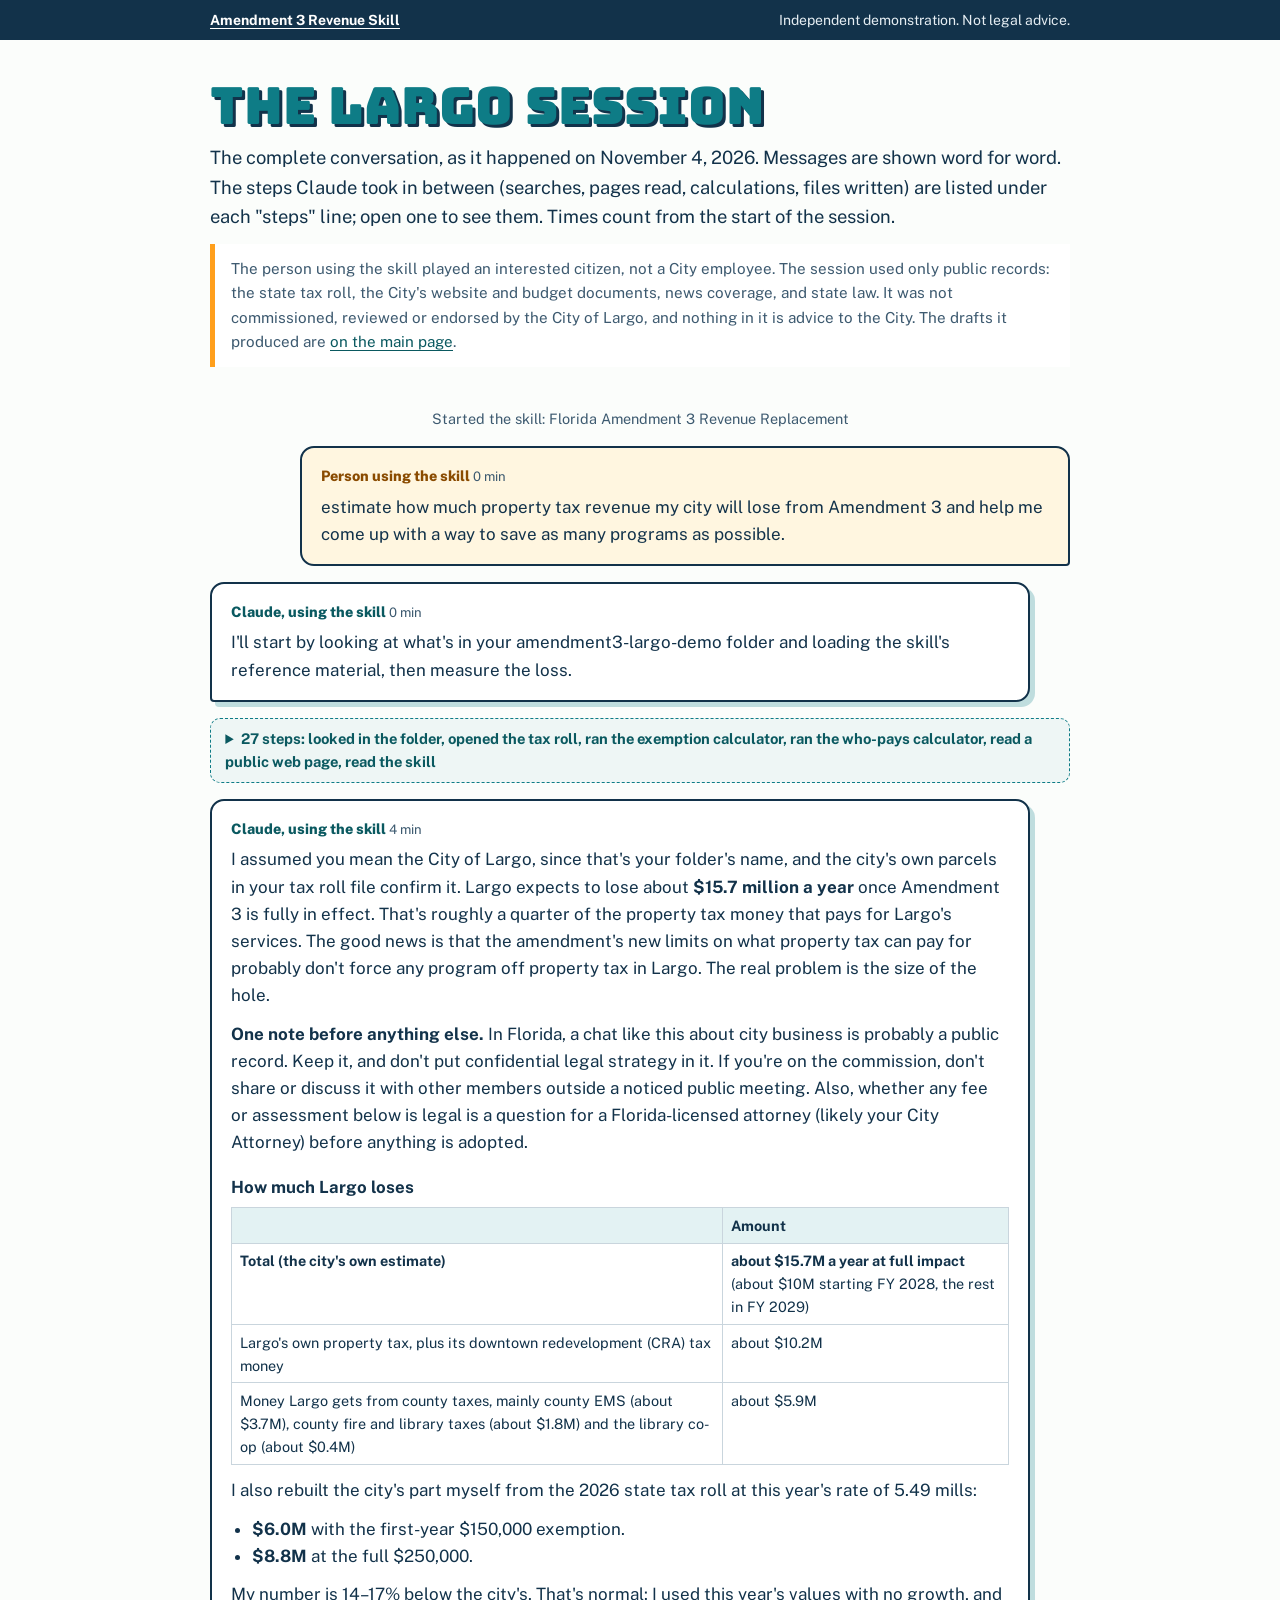
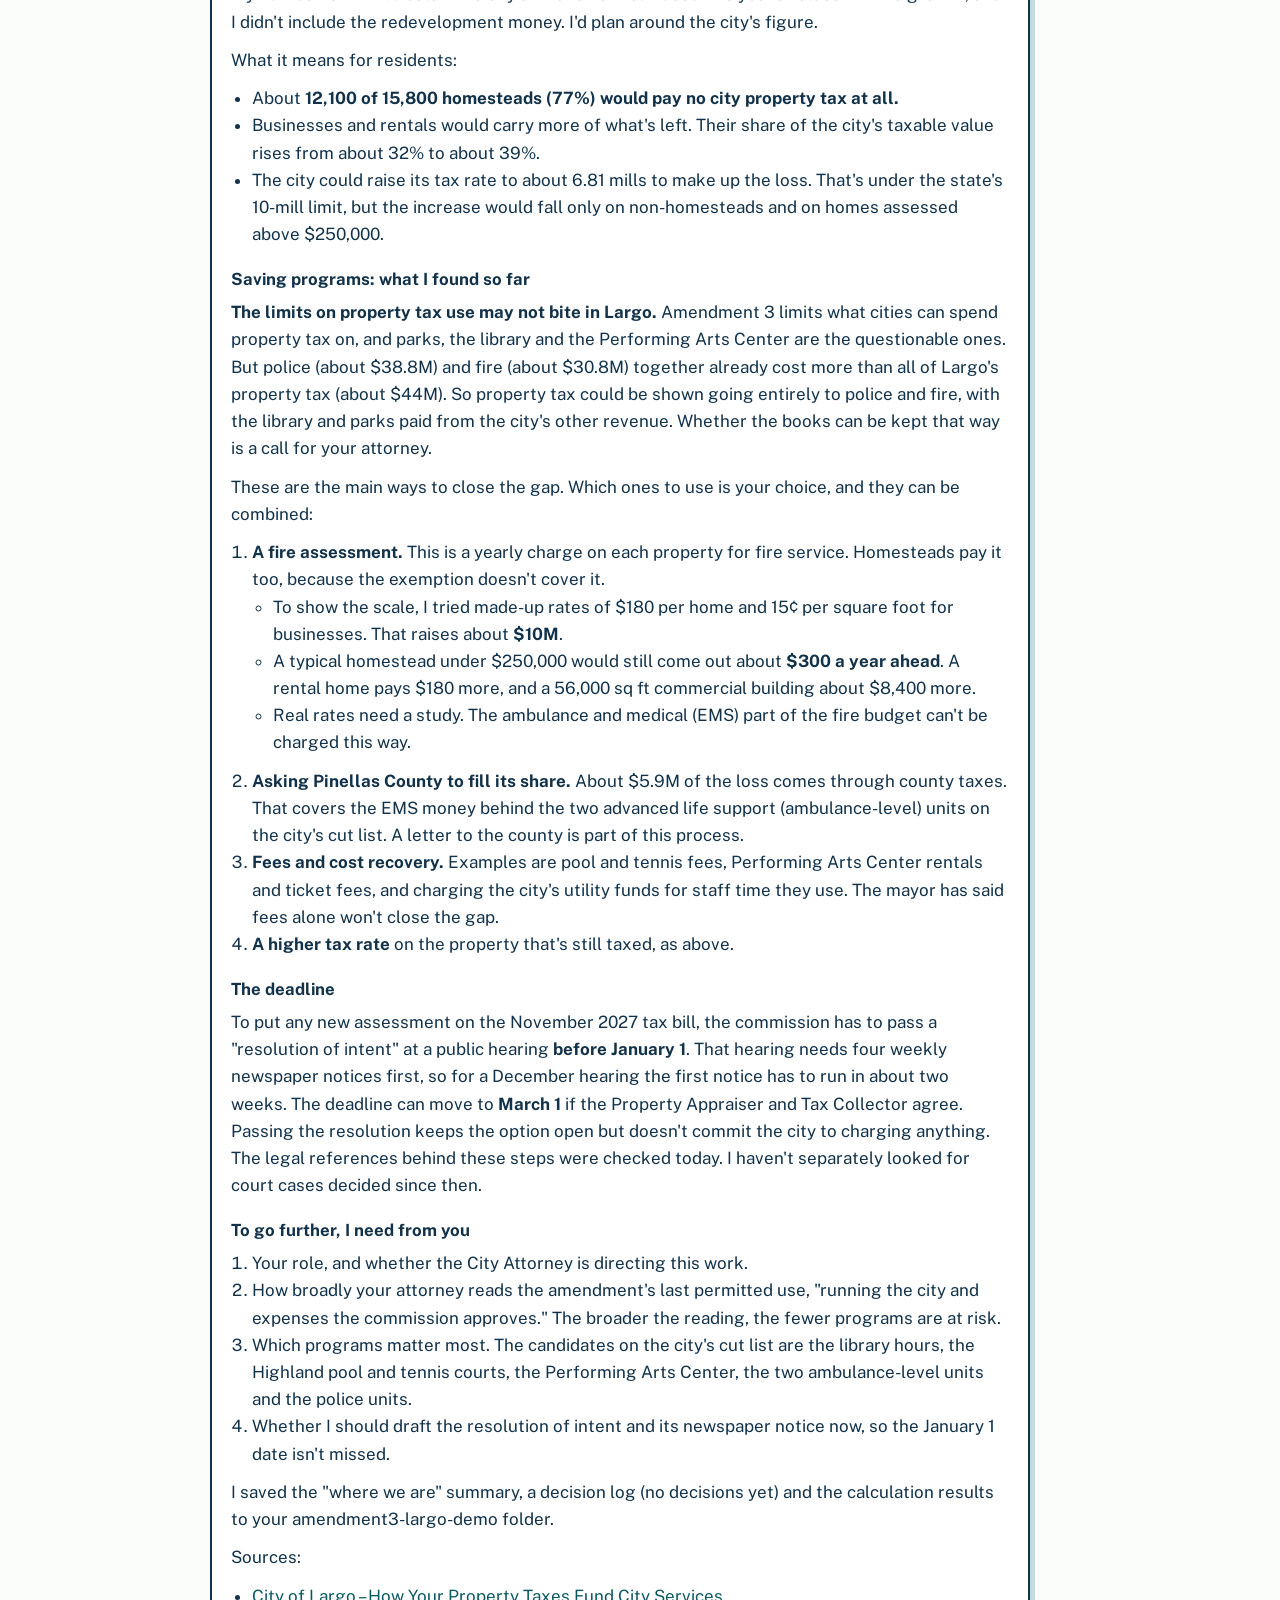
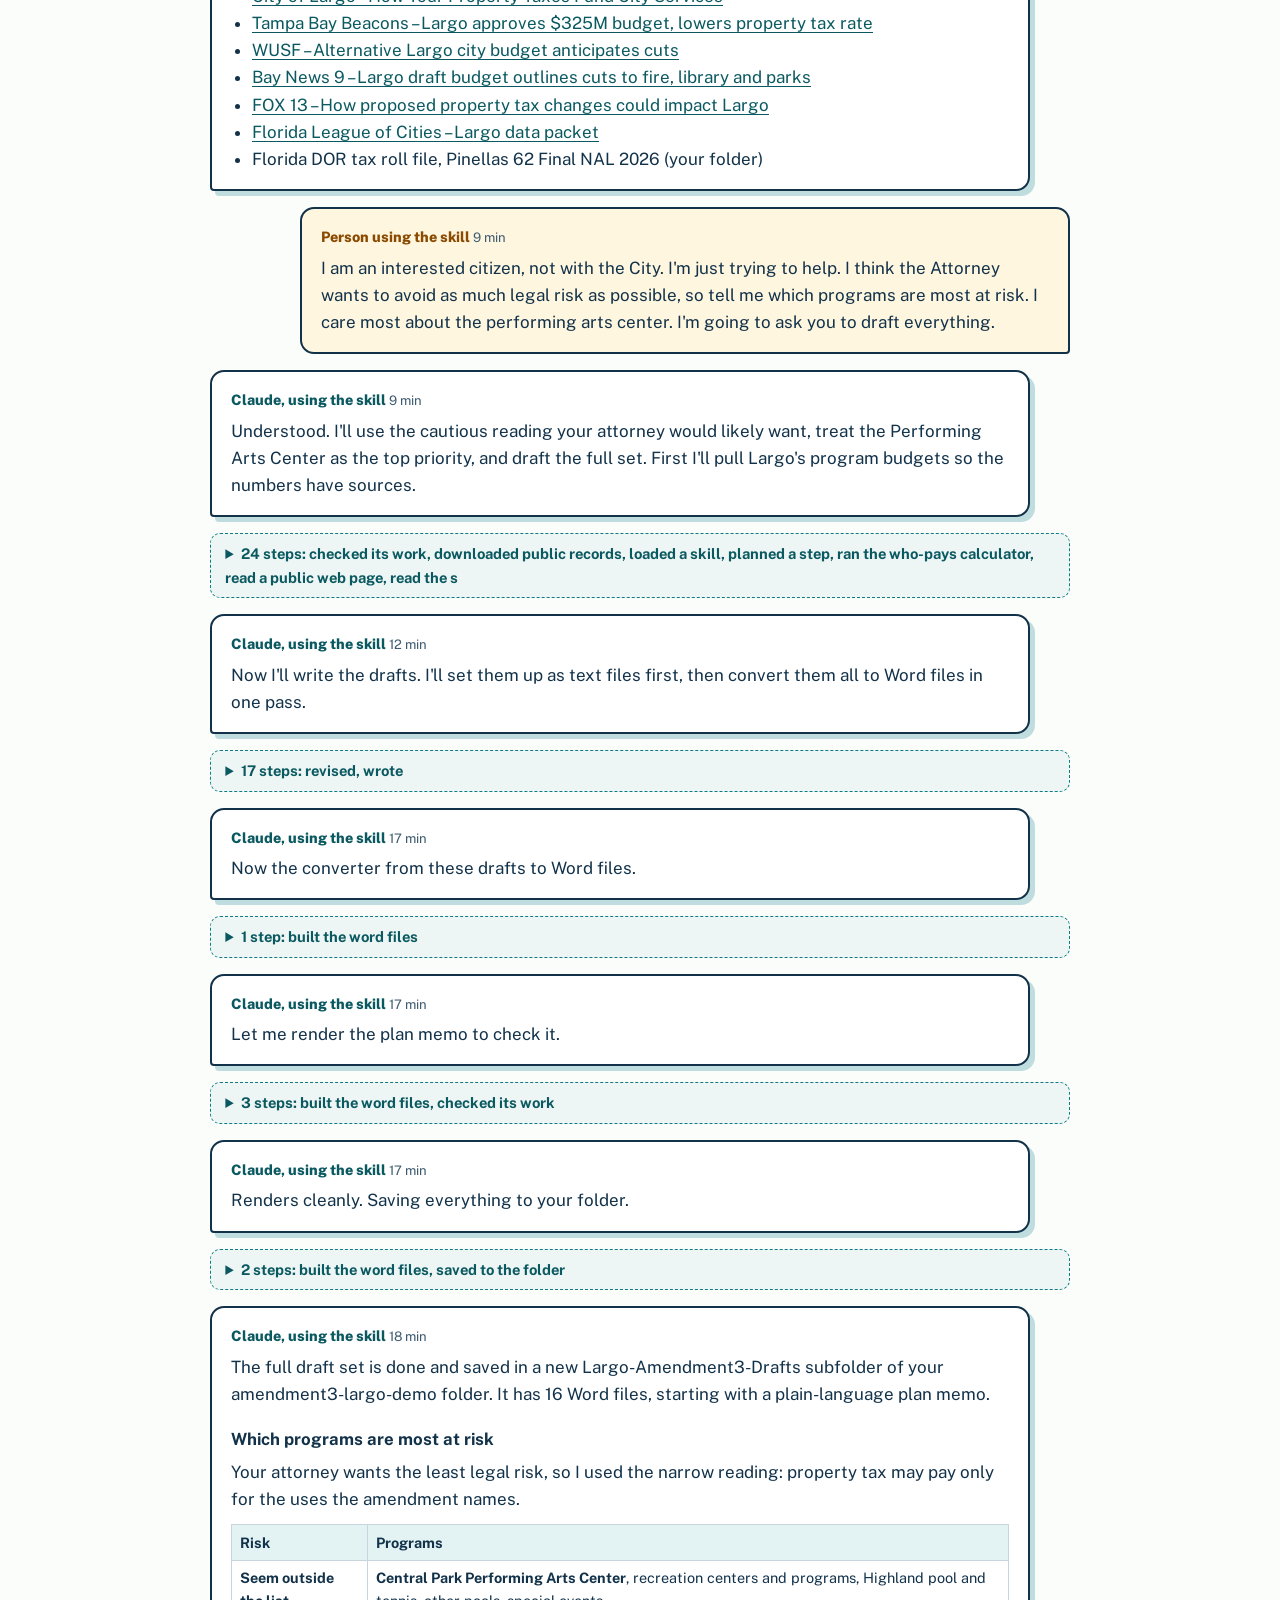
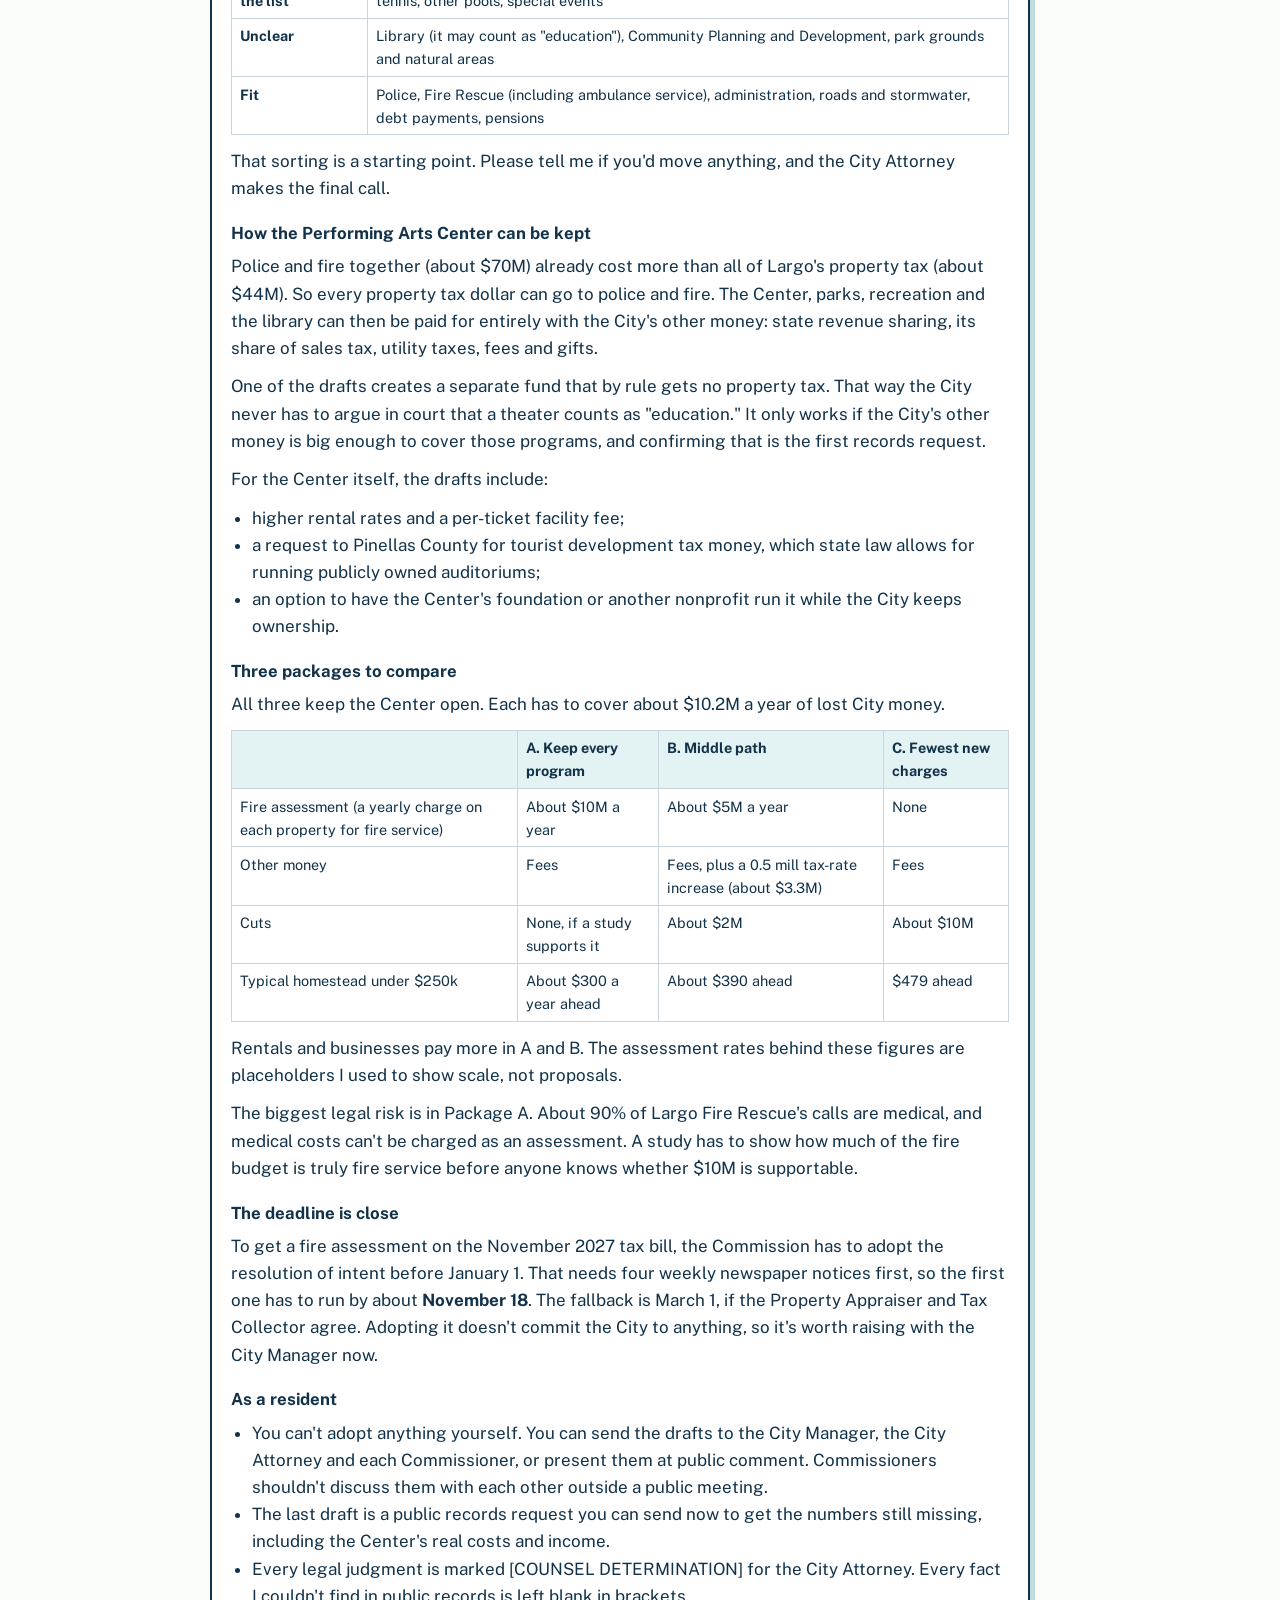
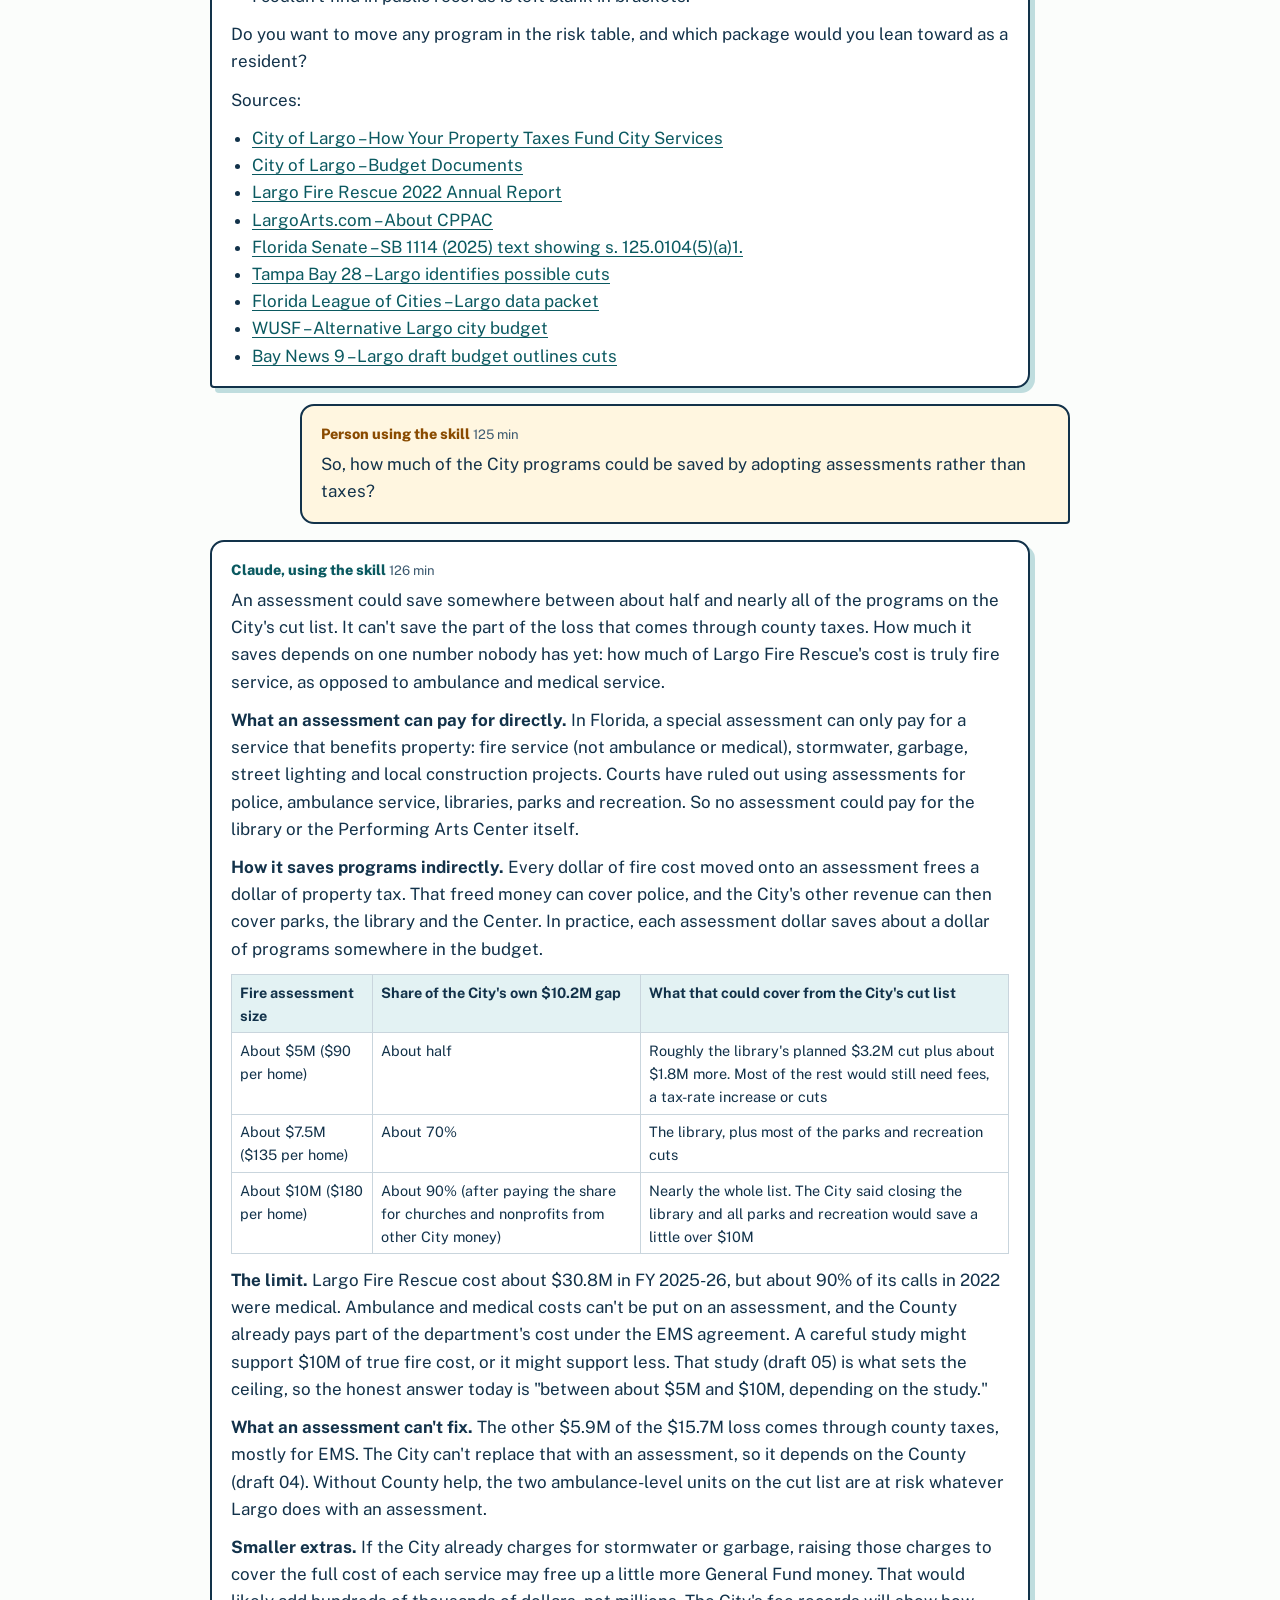
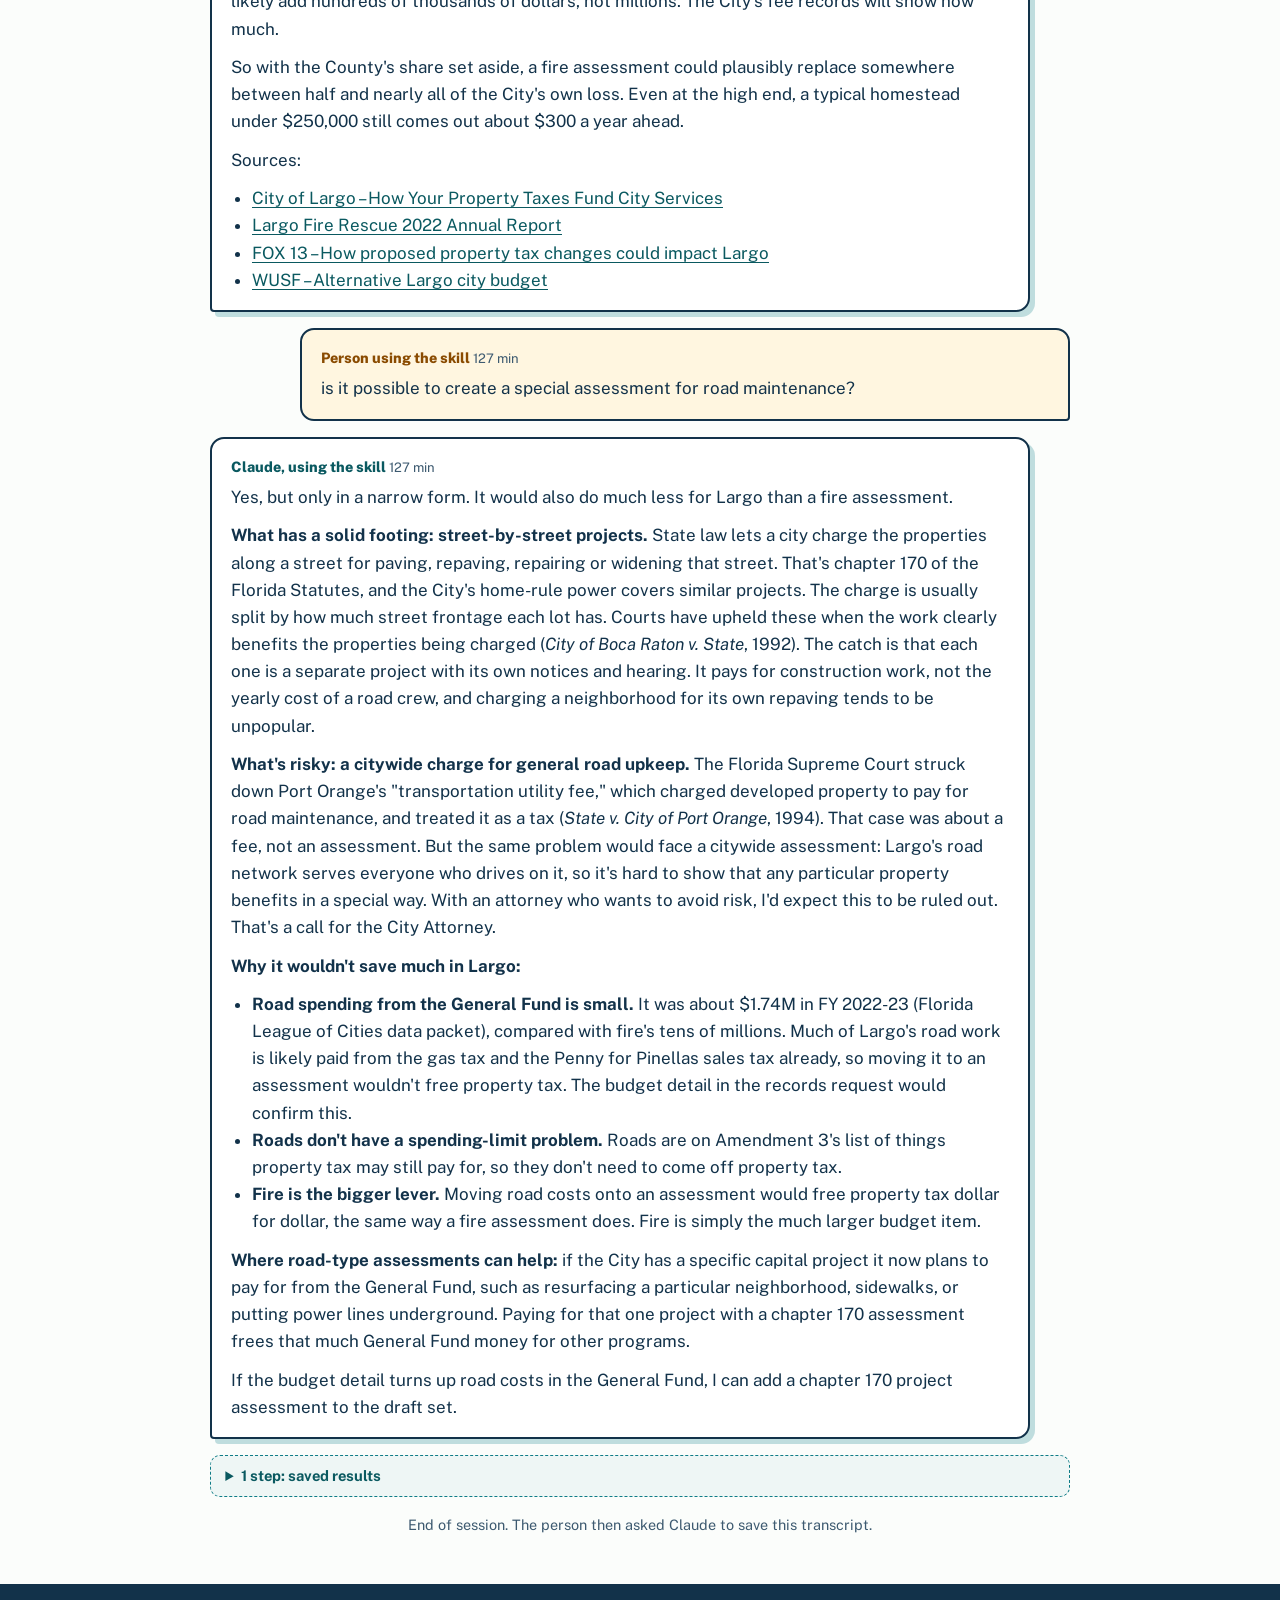
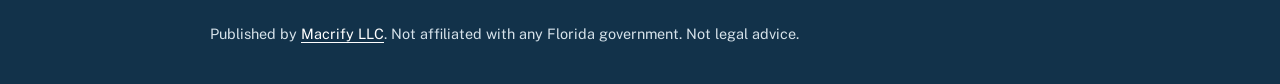
<file: site/largo/session.html>
<!doctype html>
<html lang="en"><head><meta charset="utf-8"><meta name="viewport" content="width=device-width, initial-scale=1">
<title>Largo Session Transcript</title>
<meta name="description" content="The full conversation in which the Florida Amendment 3 revenue skill analyzed the City of Largo using public records.">
<link rel="preconnect" href="https://fonts.googleapis.com"><link rel="preconnect" href="https://fonts.gstatic.com" crossorigin>
<link href="https://fonts.googleapis.com/css2?family=Bungee&family=Public+Sans:ital,wght@0,400;0,600;0,800;1,400&display=swap" rel="stylesheet">
<link rel="stylesheet" href="session.css">
</head><body>
<div class="strip"><div class="wrap"><a href="/">Amendment 3 Revenue Skill</a><span>Independent demonstration. Not legal advice.</span></div></div>
<header class="wrap head">
<h1>The Largo session</h1>
<p class="lede">The complete conversation, as it happened on November 4, 2026. Messages are shown word for word. The steps Claude took in between (searches, pages read, calculations, files written) are listed under each "steps" line; open one to see them. Times count from the start of the session.</p>
<p class="fine">The person using the skill played an interested citizen, not a City employee. The session used only public records: the state tax roll, the City's website and budget documents, news coverage, and state law. It was not commissioned, reviewed or endorsed by the City of Largo, and nothing in it is advice to the City. The drafts it produced are <a href="/#documents">on the main page</a>.</p>
</header>
<main class="wrap convo">
<p class="note">Started the skill: Florida Amendment 3 Revenue Replacement</p>
<div class="msg user"><div class="who">Person using the skill <span class="t">0 min</span></div><p>estimate how much property tax revenue my city will lose from Amendment 3 and help me come up with a way to save as many programs as possible.</p></div>
<div class="msg ai"><div class="who">Claude, using the skill <span class="t">0 min</span></div><p>I'll start by looking at what's in your amendment3-largo-demo folder and loading the skill's reference material, then measure the loss.</p></div>
<details class="steps"><summary>27 steps: looked in the folder, opened the tax roll, ran the exemption calculator, ran the who-pays calculator, read a public web page, read the skill</summary><ul><li><span class="t">0 min</span> <strong>Looked in the folder</strong>: listed the files provided</li><li><span class="t">0 min</span> <strong>Read the skill&#x27;s references</strong></li><li><span class="t">0 min</span> <strong>Read the skill&#x27;s references</strong></li><li><span class="t">0 min</span> <strong>Ran the exemption calculator</strong>: parcel by parcel on the state tax roll</li><li><span class="t">0 min</span> <strong>Opened the tax roll</strong>: Pinellas County 2026 final roll (Florida DOR)</li><li><span class="t">0 min</span> <strong>Searched the web</strong>: City of Largo FY 2027 adopted millage rate budget</li><li><span class="t">0 min</span> <strong>Searched the web</strong>: City of Largo Amendment 3 homestead exemption revenue loss estimate</li><li><span class="t">0 min</span> <strong>Read a public web page</strong>: <a href="https://www.wusf.org/politics-issues/2026-10-07/alternative-largo-city-budget-anticipates-cuts-if-amendment-3-passes-next-month" rel="nofollow">www.wusf.org/politics-issues/2026-10-07/alternative-largo-city-budget-anticipates-cuts-if-</a></li><li><span class="t">0 min</span> <strong>Read a public web page</strong>: <a href="https://baynews9.com/fl/tampa/news/2026/10/22/largo-draft-budget-outlines-cuts-to-fire-library-and-parks" rel="nofollow">baynews9.com/fl/tampa/news/2026/10/22/largo-draft-budget-outlines-cuts-to-fire-library-and</a></li><li><span class="t">0 min</span> <strong>Unpacked the tax roll</strong></li><li><span class="t">1 min</span> <strong>Ran the exemption calculator</strong>: parcel by parcel on the state tax roll</li><li><span class="t">1 min</span> <strong>Searched the web</strong>: Largo city commission adopts millage rate 2026-27 September 2026</li><li><span class="t">1 min</span> <strong>Read a public web page</strong>: <a href="https://www.flcities.com/data-packet/largo.pdf" rel="nofollow">www.flcities.com/data-packet/largo.pdf</a></li><li><span class="t">1 min</span> <strong>Read a public web page</strong>: <a href="https://www.fox13news.com/news/florida-amendment-3-how-proposed-property-tax-changes-could-impact-largo" rel="nofollow">www.fox13news.com/news/florida-amendment-3-how-proposed-property-tax-changes-could-impact-</a></li><li><span class="t">1 min</span> <strong>Read a public web page</strong>: <a href="https://cp.soar.com/articles/5528211/Largo-City/Pinellas-County/Florida/Largo-City-Council-proposes-utility-and-millage-rate-increases-for-fiscal-year-26" rel="nofollow">cp.soar.com/articles/5528211/Largo-City/Pinellas-County/Florida/Largo-City-Council-propose</a></li><li><span class="t">1 min</span> <strong>Searched the web</strong>: Largo FL "millage" "2026-27" OR "FY27" OR "fiscal 2027" city budget property tax rate</li><li><span class="t">1 min</span> <strong>Read a public web page</strong>: <a href="https://www.tampabaybeacons.com/2026/10/01/largo-approves-325m-budget-lowers-property-tax-rate/" rel="nofollow">www.tampabaybeacons.com/2026/10/01/largo-approves-325m-budget-lowers-property-tax-rate/</a></li><li><span class="t">1 min</span> <strong>Read a public web page</strong>: <a href="https://www.largo.com/financial_center/property_tax.php" rel="nofollow">www.largo.com/financial_center/property_tax.php</a></li><li><span class="t">1 min</span> <strong>Read a public web page</strong>: <a href="https://citizenportal.ai/articles/9828641/florida/pinellas-county/largo-city/largo-proposes-552-millage-and-17-million-in-new-revenue-in-fy27-budget-package" rel="nofollow">citizenportal.ai/articles/9828641/florida/pinellas-county/largo-city/largo-proposes-552-mi</a></li><li><span class="t">1 min</span> <strong>Ran the exemption calculator</strong>: parcel by parcel on the state tax roll</li><li><span class="t">2 min</span> <strong>Ran the who-pays calculator</strong>: typical homes and businesses under each package</li><li><span class="t">2 min</span> <strong>Ran the who-pays calculator</strong>: typical homes and businesses under each package</li><li><span class="t">2 min</span> <strong>Ran the who-pays calculator</strong>: typical homes and businesses under each package</li><li><span class="t">3 min</span> <strong>Wrote</strong>: 01 Where we are - Largo loss estimate.md</li><li><span class="t">3 min</span> <strong>Wrote</strong>: 00 Decision log.md</li><li><span class="t">3 min</span> <strong>Saved results</strong></li><li><span class="t">3 min</span> <strong>Saved to the folder</strong>: 4 file(s)</li></ul></details>
<div class="msg ai"><div class="who">Claude, using the skill <span class="t">4 min</span></div><p>I assumed you mean the City of Largo, since that's your folder's name, and the city's own parcels in your tax roll file confirm it. Largo expects to lose about <strong>$15.7 million a year</strong> once Amendment 3 is fully in effect. That's roughly a quarter of the property tax money that pays for Largo's services. The good news is that the amendment's new limits on what property tax can pay for probably don't force any program off property tax in Largo. The real problem is the size of the hole.</p>
<p><strong>One note before anything else.</strong> In Florida, a chat like this about city business is probably a public record. Keep it, and don't put confidential legal strategy in it. If you're on the commission, don't share or discuss it with other members outside a noticed public meeting. Also, whether any fee or assessment below is legal is a question for a Florida-licensed attorney (likely your City Attorney) before anything is adopted.</p>
<h4>How much Largo loses</h4>
<div class="tbl"><table><tr><th></th><th>Amount</th></tr><tr><td><strong>Total (the city's own estimate)</strong></td><td><strong>about $15.7M a year at full impact</strong> (about $10M starting FY 2028, the rest in FY 2029)</td></tr><tr><td>Largo's own property tax, plus its downtown redevelopment (CRA) tax money</td><td>about $10.2M</td></tr><tr><td>Money Largo gets from county taxes, mainly county EMS (about $3.7M), county fire and library taxes (about $1.8M) and the library co-op (about $0.4M)</td><td>about $5.9M</td></tr></table></div>
<p>I also rebuilt the city's part myself from the 2026 state tax roll at this year's rate of 5.49 mills:</p>
<ul><li><strong>$6.0M</strong> with the first-year $150,000 exemption.</li><li><strong>$8.8M</strong> at the full $250,000.</li></ul>
<p>My number is 14–17% below the city's. That's normal: I used this year's values with no growth, and I didn't include the redevelopment money. I'd plan around the city's figure.</p>
<p>What it means for residents:</p>
<ul><li>About <strong>12,100 of 15,800 homesteads (77%) would pay no city property tax at all.</strong></li><li>Businesses and rentals would carry more of what's left. Their share of the city's taxable value rises from about 32% to about 39%.</li><li>The city could raise its tax rate to about 6.81 mills to make up the loss. That's under the state's 10-mill limit, but the increase would fall only on non-homesteads and on homes assessed above $250,000.</li></ul>
<h4>Saving programs: what I found so far</h4>
<p><strong>The limits on property tax use may not bite in Largo.</strong> Amendment 3 limits what cities can spend property tax on, and parks, the library and the Performing Arts Center are the questionable ones. But police (about $38.8M) and fire (about $30.8M) together already cost more than all of Largo's property tax (about $44M). So property tax could be shown going entirely to police and fire, with the library and parks paid from the city's other revenue. Whether the books can be kept that way is a call for your attorney.</p>
<p>These are the main ways to close the gap. Which ones to use is your choice, and they can be combined:</p>
<ol><li><strong>A fire assessment.</strong> This is a yearly charge on each property for fire service. Homesteads pay it too, because the exemption doesn't cover it.<ul><li>To show the scale, I tried made-up rates of $180 per home and 15¢ per square foot for businesses. That raises about <strong>$10M</strong>.</li><li>A typical homestead under $250,000 would still come out about <strong>$300 a year ahead</strong>. A rental home pays $180 more, and a 56,000 sq ft commercial building about $8,400 more.</li><li>Real rates need a study. The ambulance and medical (EMS) part of the fire budget can't be charged this way.</li></ul></li><li><strong>Asking Pinellas County to fill its share.</strong> About $5.9M of the loss comes through county taxes. That covers the EMS money behind the two advanced life support (ambulance-level) units on the city's cut list. A letter to the county is part of this process.</li><li><strong>Fees and cost recovery.</strong> Examples are pool and tennis fees, Performing Arts Center rentals and ticket fees, and charging the city's utility funds for staff time they use. The mayor has said fees alone won't close the gap.</li><li><strong>A higher tax rate</strong> on the property that's still taxed, as above.</li></ol>
<h4>The deadline</h4>
<p>To put any new assessment on the November 2027 tax bill, the commission has to pass a "resolution of intent" at a public hearing <strong>before January 1</strong>. That hearing needs four weekly newspaper notices first, so for a December hearing the first notice has to run in about two weeks. The deadline can move to <strong>March 1</strong> if the Property Appraiser and Tax Collector agree. Passing the resolution keeps the option open but doesn't commit the city to charging anything. The legal references behind these steps were checked today. I haven't separately looked for court cases decided since then.</p>
<h4>To go further, I need from you</h4>
<ol><li>Your role, and whether the City Attorney is directing this work.</li><li>How broadly your attorney reads the amendment's last permitted use, "running the city and expenses the commission approves." The broader the reading, the fewer programs are at risk.</li><li>Which programs matter most. The candidates on the city's cut list are the library hours, the Highland pool and tennis courts, the Performing Arts Center, the two ambulance-level units and the police units.</li><li>Whether I should draft the resolution of intent and its newspaper notice now, so the January 1 date isn't missed.</li></ol>
<p>I saved the "where we are" summary, a decision log (no decisions yet) and the calculation results to your amendment3-largo-demo folder.</p>
<p>Sources:</p>
<ul><li><a href="https://www.largo.com/financial_center/property_tax.php" rel="nofollow">City of Largo – How Your Property Taxes Fund City Services</a></li><li><a href="https://www.tampabaybeacons.com/2026/10/01/largo-approves-325m-budget-lowers-property-tax-rate/" rel="nofollow">Tampa Bay Beacons – Largo approves $325M budget, lowers property tax rate</a></li><li><a href="https://www.wusf.org/politics-issues/2026-10-07/alternative-largo-city-budget-anticipates-cuts-if-amendment-3-passes-next-month" rel="nofollow">WUSF – Alternative Largo city budget anticipates cuts</a></li><li><a href="https://baynews9.com/fl/tampa/news/2026/10/22/largo-draft-budget-outlines-cuts-to-fire-library-and-parks" rel="nofollow">Bay News 9 – Largo draft budget outlines cuts to fire, library and parks</a></li><li><a href="https://www.fox13news.com/news/florida-amendment-3-how-proposed-property-tax-changes-could-impact-largo" rel="nofollow">FOX 13 – How proposed property tax changes could impact Largo</a></li><li><a href="https://www.flcities.com/data-packet/largo.pdf" rel="nofollow">Florida League of Cities – Largo data packet</a></li><li>Florida DOR tax roll file, Pinellas 62 Final NAL 2026 (your folder)</li></ul></div>
<div class="msg user"><div class="who">Person using the skill <span class="t">9 min</span></div><p>I am an interested citizen, not with the City.  I'm just trying to help. I think the Attorney wants to avoid as much legal risk as possible, so tell me which programs are most at risk. I care most about the performing arts center. I'm going to ask you to draft everything.</p></div>
<div class="msg ai"><div class="who">Claude, using the skill <span class="t">9 min</span></div><p>Understood. I'll use the cautious reading your attorney would likely want, treat the Performing Arts Center as the top priority, and draft the full set. First I'll pull Largo's program budgets so the numbers have sources.</p></div>
<details class="steps"><summary>24 steps: checked its work, downloaded public records, loaded a skill, planned a step, ran the who-pays calculator, read a public web page, read the s</summary><ul><li><span class="t">9 min</span> <strong>Planned a step</strong>: Gather Largo program budgets (PAC, library, parks, fire)</li><li><span class="t">9 min</span> <strong>Planned a step</strong>: Program screen and packages</li><li><span class="t">9 min</span> <strong>Planned a step</strong>: Draft adopting documents (.docx)</li><li><span class="t">9 min</span> <strong>Planned a step</strong>: Plan memo, decision log, check and deliver</li><li><span class="t">9 min</span> <strong>Searched the web</strong>: Largo Central Park Performing Arts Center budget revenue cost recovery 2026</li><li><span class="t">9 min</span> <strong>Searched the web</strong>: City of Largo FY 2027 proposed budget pdf general fund departments</li><li><span class="t">9 min</span> <strong>Read a public web page</strong>: <a href="https://www.largo.com/services/financial_center/annual_budget.php" rel="nofollow">www.largo.com/services/financial_center/annual_budget.php</a></li><li><span class="t">9 min</span> <strong>Read a public web page</strong>: <a href="https://www.tampabay28.com/news/local-news/clearwater-north-pinellas-county/largo-identifies-possible-cuts-to-libraries-public-safety-services-if-property-tax-amendment-passes" rel="nofollow">www.tampabay28.com/news/local-news/clearwater-north-pinellas-county/largo-identifies-possi</a></li><li><span class="t">9 min</span> <strong>Downloaded public records</strong>: budget documents into the folder</li><li><span class="t">10 min</span> <strong>Read a public web page</strong>: <a href="https://www.largo.com/FY2027%20BUDGET%20IN%20BRIEF.pdf?t=202610221704380" rel="nofollow">www.largo.com/FY2027%20BUDGET%20IN%20BRIEF.pdf</a></li><li><span class="t">10 min</span> <strong>Read a public web page</strong>: <a href="https://largo.openbook.questica.com/#/budget-book/e6ac32e5-b210-46c7-a293-2df91dbf5184" rel="nofollow">largo.openbook.questica.com/</a></li><li><span class="t">10 min</span> <strong>Read a public web page</strong>: <a href="https://LargoArts.com/about/" rel="nofollow">LargoArts.com/about/</a></li><li><span class="t">10 min</span> <strong>Read a public web page</strong>: <a href="https://cms7files.revize.com/largoflorida/FY2027%20BUDGET%20IN%20BRIEF.pdf" rel="nofollow">cms7files.revize.com/largoflorida/FY2027%20BUDGET%20IN%20BRIEF.pdf</a></li><li><span class="t">10 min</span> <strong>Read a public web page</strong>: <a href="https://cms7files.revize.com/largoflorida/Adopted_FY24_Budget.pdf" rel="nofollow">cms7files.revize.com/largoflorida/Adopted_FY24_Budget.pdf</a></li><li><span class="t">10 min</span> <strong>Searched the web</strong>: Largo "Performing Arts Center" subsidy OR "operating cost" OR "cost recovery" city commission 2026 Amendment 3 sell private operator</li><li><span class="t">10 min</span> <strong>Searched the web</strong>: Largo fire assessment fee study fire rescue Pinellas County EMS reimbursement Largo fire district unincorporated 2026</li><li><span class="t">10 min</span> <strong>Read a public web page</strong>: <a href="https://cms7files.revize.com/largoflorida/document_center/Fire%20Rescue/2022%20Annual%20Report.pdf" rel="nofollow">cms7files.revize.com/largoflorida/document_center/Fire%20Rescue/2022%20Annual%20Report.pdf</a></li><li><span class="t">10 min</span> <strong>Read the skill&#x27;s references</strong></li><li><span class="t">10 min</span> <strong>Checked its work</strong>: read its notes</li><li><span class="t">10 min</span> <strong>Read the skill&#x27;s references</strong></li><li><span class="t">11 min</span> <strong>Ran the who-pays calculator</strong>: typical homes and businesses under each package</li><li><span class="t">11 min</span> <strong>Searched the web</strong>: 125.0104(5)(a) "publicly owned and operated" convention centers auditoriums museums tourist development tax operate maintain</li><li><span class="t">11 min</span> <strong>Read a public web page</strong>: <a href="https://www.flsenate.gov/Session/Bill/2025/1114/BillText/__/PDF" rel="nofollow">www.flsenate.gov/Session/Bill/2025/1114/BillText/__/PDF</a></li><li><span class="t">12 min</span> <strong>Loaded a skill</strong>: Word document tools</li></ul></details>
<div class="msg ai"><div class="who">Claude, using the skill <span class="t">12 min</span></div><p>Now I'll write the drafts. I'll set them up as text files first, then convert them all to Word files in one pass.</p></div>
<details class="steps"><summary>17 steps: revised, wrote</summary><ul><li><span class="t">13 min</span> <strong>Wrote</strong>: 00 Plan Memo.md</li><li><span class="t">13 min</span> <strong>Revised</strong>: 00 Plan Memo.md</li><li><span class="t">13 min</span> <strong>Wrote</strong>: 00a Decision Log.md</li><li><span class="t">14 min</span> <strong>Wrote</strong>: 01 Resolution of Intent.md</li><li><span class="t">14 min</span> <strong>Wrote</strong>: 02 Notice of Intent.md</li><li><span class="t">14 min</span> <strong>Wrote</strong>: 03 Resolution Creating Recreation Library and Cultural Arts Fund.md</li><li><span class="t">14 min</span> <strong>Wrote</strong>: 04 Letter to Pinellas County.md</li><li><span class="t">14 min</span> <strong>Wrote</strong>: 05 Fire Assessment Methodology Report Outline.md</li><li><span class="t">15 min</span> <strong>Wrote</strong>: 06 Master Fire Assessment Ordinance.md</li><li><span class="t">15 min</span> <strong>Wrote</strong>: 07 Business Impact Estimate - Fire Assessment Ordinance.md</li><li><span class="t">15 min</span> <strong>Wrote</strong>: 08 Recreation Cultural Arts and Facility Fee Ordinance.md</li><li><span class="t">16 min</span> <strong>Wrote</strong>: 09 Business Impact Estimate - Fee Ordinance.md</li><li><span class="t">16 min</span> <strong>Wrote</strong>: 10 Initial Assessment Resolution.md</li><li><span class="t">16 min</span> <strong>Wrote</strong>: 11 Roll Hearing Notices.md</li><li><span class="t">16 min</span> <strong>Wrote</strong>: 12 Final Assessment Resolution.md</li><li><span class="t">16 min</span> <strong>Wrote</strong>: 13 Agenda Memo and Public FAQ.md</li><li><span class="t">17 min</span> <strong>Wrote</strong>: 14 Public Records Requests.md</li></ul></details>
<div class="msg ai"><div class="who">Claude, using the skill <span class="t">17 min</span></div><p>Now the converter from these drafts to Word files.</p></div>
<details class="steps"><summary>1 step: built the word files</summary><ul><li><span class="t">17 min</span> <strong>Built the Word files</strong></li></ul></details>
<div class="msg ai"><div class="who">Claude, using the skill <span class="t">17 min</span></div><p>Let me render the plan memo to check it.</p></div>
<details class="steps"><summary>3 steps: built the word files, checked its work</summary><ul><li><span class="t">17 min</span> <strong>Built the Word files</strong></li><li><span class="t">17 min</span> <strong>Checked its work</strong>: looked at a rendered page</li><li><span class="t">17 min</span> <strong>Checked its work</strong>: looked at a rendered page</li></ul></details>
<div class="msg ai"><div class="who">Claude, using the skill <span class="t">17 min</span></div><p>Renders cleanly. Saving everything to your folder.</p></div>
<details class="steps"><summary>2 steps: built the word files, saved to the folder</summary><ul><li><span class="t">17 min</span> <strong>Built the Word files</strong></li><li><span class="t">17 min</span> <strong>Saved to the folder</strong>: 19 file(s)</li></ul></details>
<div class="msg ai"><div class="who">Claude, using the skill <span class="t">18 min</span></div><p>The full draft set is done and saved in a new Largo-Amendment3-Drafts subfolder of your amendment3-largo-demo folder. It has 16 Word files, starting with a plain-language plan memo.</p>
<h4>Which programs are most at risk</h4>
<p>Your attorney wants the least legal risk, so I used the narrow reading: property tax may pay only for the uses the amendment names.</p>
<div class="tbl"><table><tr><th>Risk</th><th>Programs</th></tr><tr><td><strong>Seem outside the list</strong></td><td><strong>Central Park Performing Arts Center</strong>, recreation centers and programs, Highland pool and tennis, other pools, special events</td></tr><tr><td><strong>Unclear</strong></td><td>Library (it may count as "education"), Community Planning and Development, park grounds and natural areas</td></tr><tr><td><strong>Fit</strong></td><td>Police, Fire Rescue (including ambulance service), administration, roads and stormwater, debt payments, pensions</td></tr></table></div>
<p>That sorting is a starting point. Please tell me if you'd move anything, and the City Attorney makes the final call.</p>
<h4>How the Performing Arts Center can be kept</h4>
<p>Police and fire together (about $70M) already cost more than all of Largo's property tax (about $44M). So every property tax dollar can go to police and fire. The Center, parks, recreation and the library can then be paid for entirely with the City's other money: state revenue sharing, its share of sales tax, utility taxes, fees and gifts.</p>
<p>One of the drafts creates a separate fund that by rule gets no property tax. That way the City never has to argue in court that a theater counts as "education." It only works if the City's other money is big enough to cover those programs, and confirming that is the first records request.</p>
<p>For the Center itself, the drafts include:</p>
<ul><li>higher rental rates and a per-ticket facility fee;</li><li>a request to Pinellas County for tourist development tax money, which state law allows for running publicly owned auditoriums;</li><li>an option to have the Center's foundation or another nonprofit run it while the City keeps ownership.</li></ul>
<h4>Three packages to compare</h4>
<p>All three keep the Center open. Each has to cover about $10.2M a year of lost City money.</p>
<div class="tbl"><table><tr><th></th><th>A. Keep every program</th><th>B. Middle path</th><th>C. Fewest new charges</th></tr><tr><td>Fire assessment (a yearly charge on each property for fire service)</td><td>About $10M a year</td><td>About $5M a year</td><td>None</td></tr><tr><td>Other money</td><td>Fees</td><td>Fees, plus a 0.5 mill tax-rate increase (about $3.3M)</td><td>Fees</td></tr><tr><td>Cuts</td><td>None, if a study supports it</td><td>About $2M</td><td>About $10M</td></tr><tr><td>Typical homestead under $250k</td><td>About $300 a year ahead</td><td>About $390 ahead</td><td>$479 ahead</td></tr></table></div>
<p>Rentals and businesses pay more in A and B. The assessment rates behind these figures are placeholders I used to show scale, not proposals.</p>
<p>The biggest legal risk is in Package A. About 90% of Largo Fire Rescue's calls are medical, and medical costs can't be charged as an assessment. A study has to show how much of the fire budget is truly fire service before anyone knows whether $10M is supportable.</p>
<h4>The deadline is close</h4>
<p>To get a fire assessment on the November 2027 tax bill, the Commission has to adopt the resolution of intent before January 1. That needs four weekly newspaper notices first, so the first one has to run by about <strong>November 18</strong>. The fallback is March 1, if the Property Appraiser and Tax Collector agree. Adopting it doesn't commit the City to anything, so it's worth raising with the City Manager now.</p>
<h4>As a resident</h4>
<ul><li>You can't adopt anything yourself. You can send the drafts to the City Manager, the City Attorney and each Commissioner, or present them at public comment. Commissioners shouldn't discuss them with each other outside a public meeting.</li><li>The last draft is a public records request you can send now to get the numbers still missing, including the Center's real costs and income.</li><li>Every legal judgment is marked [COUNSEL DETERMINATION] for the City Attorney. Every fact I couldn't find in public records is left blank in brackets.</li></ul>
<p>Do you want to move any program in the risk table, and which package would you lean toward as a resident?</p>
<p>Sources:</p>
<ul><li><a href="https://www.largo.com/financial_center/property_tax.php" rel="nofollow">City of Largo – How Your Property Taxes Fund City Services</a></li><li><a href="https://www.largo.com/services/financial_center/annual_budget.php" rel="nofollow">City of Largo – Budget Documents</a></li><li><a href="https://cms7files.revize.com/largoflorida/document_center/Fire%20Rescue/2022%20Annual%20Report.pdf" rel="nofollow">Largo Fire Rescue 2022 Annual Report</a></li><li><a href="https://LargoArts.com/about/" rel="nofollow">LargoArts.com – About CPPAC</a></li><li><a href="https://www.flsenate.gov/Session/Bill/2025/1114/BillText/__/PDF" rel="nofollow">Florida Senate – SB 1114 (2025) text showing s. 125.0104(5)(a)1.</a></li><li><a href="https://www.tampabay28.com/news/local-news/clearwater-north-pinellas-county/largo-identifies-possible-cuts-to-libraries-public-safety-services-if-property-tax-amendment-passes" rel="nofollow">Tampa Bay 28 – Largo identifies possible cuts</a></li><li><a href="https://www.flcities.com/data-packet/largo.pdf" rel="nofollow">Florida League of Cities – Largo data packet</a></li><li><a href="https://www.wusf.org/politics-issues/2026-10-07/alternative-largo-city-budget-anticipates-cuts-if-amendment-3-passes-next-month" rel="nofollow">WUSF – Alternative Largo city budget</a></li><li><a href="https://baynews9.com/fl/tampa/news/2026/10/22/largo-draft-budget-outlines-cuts-to-fire-library-and-parks" rel="nofollow">Bay News 9 – Largo draft budget outlines cuts</a></li></ul></div>
<div class="msg user"><div class="who">Person using the skill <span class="t">125 min</span></div><p>So, how much of the City programs could be saved by adopting assessments rather than taxes?</p></div>
<div class="msg ai"><div class="who">Claude, using the skill <span class="t">126 min</span></div><p>An assessment could save somewhere between about half and nearly all of the programs on the City's cut list. It can't save the part of the loss that comes through county taxes. How much it saves depends on one number nobody has yet: how much of Largo Fire Rescue's cost is truly fire service, as opposed to ambulance and medical service.</p>
<p><strong>What an assessment can pay for directly.</strong> In Florida, a special assessment can only pay for a service that benefits property: fire service (not ambulance or medical), stormwater, garbage, street lighting and local construction projects. Courts have ruled out using assessments for police, ambulance service, libraries, parks and recreation. So no assessment could pay for the library or the Performing Arts Center itself.</p>
<p><strong>How it saves programs indirectly.</strong> Every dollar of fire cost moved onto an assessment frees a dollar of property tax. That freed money can cover police, and the City's other revenue can then cover parks, the library and the Center. In practice, each assessment dollar saves about a dollar of programs somewhere in the budget.</p>
<div class="tbl"><table><tr><th>Fire assessment size</th><th>Share of the City's own $10.2M gap</th><th>What that could cover from the City's cut list</th></tr><tr><td>About $5M ($90 per home)</td><td>About half</td><td>Roughly the library's planned $3.2M cut plus about $1.8M more. Most of the rest would still need fees, a tax-rate increase or cuts</td></tr><tr><td>About $7.5M ($135 per home)</td><td>About 70%</td><td>The library, plus most of the parks and recreation cuts</td></tr><tr><td>About $10M ($180 per home)</td><td>About 90% (after paying the share for churches and nonprofits from other City money)</td><td>Nearly the whole list. The City said closing the library and all parks and recreation would save a little over $10M</td></tr></table></div>
<p><strong>The limit.</strong> Largo Fire Rescue cost about $30.8M in FY 2025-26, but about 90% of its calls in 2022 were medical. Ambulance and medical costs can't be put on an assessment, and the County already pays part of the department's cost under the EMS agreement. A careful study might support $10M of true fire cost, or it might support less. That study (draft 05) is what sets the ceiling, so the honest answer today is "between about $5M and $10M, depending on the study."</p>
<p><strong>What an assessment can't fix.</strong> The other $5.9M of the $15.7M loss comes through county taxes, mostly for EMS. The City can't replace that with an assessment, so it depends on the County (draft 04). Without County help, the two ambulance-level units on the cut list are at risk whatever Largo does with an assessment.</p>
<p><strong>Smaller extras.</strong> If the City already charges for stormwater or garbage, raising those charges to cover the full cost of each service may free up a little more General Fund money. That would likely add hundreds of thousands of dollars, not millions. The City's fee records will show how much.</p>
<p>So with the County's share set aside, a fire assessment could plausibly replace somewhere between half and nearly all of the City's own loss. Even at the high end, a typical homestead under $250,000 still comes out about $300 a year ahead.</p>
<p>Sources:</p>
<ul><li><a href="https://www.largo.com/financial_center/property_tax.php" rel="nofollow">City of Largo – How Your Property Taxes Fund City Services</a></li><li><a href="https://cms7files.revize.com/largoflorida/document_center/Fire%20Rescue/2022%20Annual%20Report.pdf" rel="nofollow">Largo Fire Rescue 2022 Annual Report</a></li><li><a href="https://www.fox13news.com/news/florida-amendment-3-how-proposed-property-tax-changes-could-impact-largo" rel="nofollow">FOX 13 – How proposed property tax changes could impact Largo</a></li><li><a href="https://www.wusf.org/politics-issues/2026-10-07/alternative-largo-city-budget-anticipates-cuts-if-amendment-3-passes-next-month" rel="nofollow">WUSF – Alternative Largo city budget</a></li></ul></div>
<div class="msg user"><div class="who">Person using the skill <span class="t">127 min</span></div><p>is it possible to create a special assessment for road maintenance?</p></div>
<div class="msg ai"><div class="who">Claude, using the skill <span class="t">127 min</span></div><p>Yes, but only in a narrow form. It would also do much less for Largo than a fire assessment.</p>
<p><strong>What has a solid footing: street-by-street projects.</strong> State law lets a city charge the properties along a street for paving, repaving, repairing or widening that street. That's chapter 170 of the Florida Statutes, and the City's home-rule power covers similar projects. The charge is usually split by how much street frontage each lot has. Courts have upheld these when the work clearly benefits the properties being charged (<em>City of Boca Raton v. State</em>, 1992). The catch is that each one is a separate project with its own notices and hearing. It pays for construction work, not the yearly cost of a road crew, and charging a neighborhood for its own repaving tends to be unpopular.</p>
<p><strong>What's risky: a citywide charge for general road upkeep.</strong> The Florida Supreme Court struck down Port Orange's "transportation utility fee," which charged developed property to pay for road maintenance, and treated it as a tax (<em>State v. City of Port Orange</em>, 1994). That case was about a fee, not an assessment. But the same problem would face a citywide assessment: Largo's road network serves everyone who drives on it, so it's hard to show that any particular property benefits in a special way. With an attorney who wants to avoid risk, I'd expect this to be ruled out. That's a call for the City Attorney.</p>
<p><strong>Why it wouldn't save much in Largo:</strong></p>
<ul><li><strong>Road spending from the General Fund is small.</strong> It was about $1.74M in FY 2022-23 (Florida League of Cities data packet), compared with fire's tens of millions. Much of Largo's road work is likely paid from the gas tax and the Penny for Pinellas sales tax already, so moving it to an assessment wouldn't free property tax. The budget detail in the records request would confirm this.</li><li><strong>Roads don't have a spending-limit problem.</strong> Roads are on Amendment 3's list of things property tax may still pay for, so they don't need to come off property tax.</li><li><strong>Fire is the bigger lever.</strong> Moving road costs onto an assessment would free property tax dollar for dollar, the same way a fire assessment does. Fire is simply the much larger budget item.</li></ul>
<p><strong>Where road-type assessments can help:</strong> if the City has a specific capital project it now plans to pay for from the General Fund, such as resurfacing a particular neighborhood, sidewalks, or putting power lines underground. Paying for that one project with a chapter 170 assessment frees that much General Fund money for other programs.</p>
<p>If the budget detail turns up road costs in the General Fund, I can add a chapter 170 project assessment to the draft set.</p></div>
<details class="steps"><summary>1 step: saved results</summary><ul><li><span class="t">162 min</span> <strong>Saved results</strong></li></ul></details>
<p class="note">End of session. The person then asked Claude to save this transcript.</p>
</main>
<footer><div class="wrap"><p>Published by <a href="https://macrify.me">Macrify LLC</a>. Not affiliated with any Florida government. Not legal advice.</p></div></footer>
</body></html>
</file>
<file: site/largo/session.css>
:root { --gulf:#0E7C86; --gulf-deep:#0A5960; --citrus:#FF9F1C; --flamingo:#F25F8C; --ink:#12324A; --ink-soft:#3D5A70; --paper:#FBFDFB; --sand:#F3EFE6; }
*, *::before, *::after { box-sizing: border-box; }
body { margin: 0; background: var(--paper); color: var(--ink); font: 400 1.0625rem/1.6 "Public Sans", system-ui, sans-serif; }
a { color: var(--gulf-deep); text-underline-offset: .18em; }
:focus-visible { outline: 3px solid var(--flamingo); outline-offset: 3px; }
.wrap { width: min(860px, 100% - 2.5rem); margin-inline: auto; }
.strip { background: var(--ink); color: #E6EEF3; font-size: .875rem; }
.strip .wrap { display: flex; flex-wrap: wrap; justify-content: space-between; gap: .25rem 1.5rem; padding-block: .55rem; }
.strip a { color: #fff; font-weight: 700; }
.head { padding-block: 2.5rem 1rem; }
.head h1 { margin: 0 0 .75rem; font: 400 clamp(2rem, 6vw, 3.2rem)/1 "Bungee", sans-serif; color: var(--gulf); text-shadow: 3px 3px 0 var(--ink); }
.lede { margin: 0 0 .8rem; font-size: 1.15rem; }
.fine { margin: 0; font-size: .95rem; color: var(--ink-soft); border-left: 5px solid var(--citrus); background: #fff; padding: .8rem 1rem; }
.convo { padding-block: 1.5rem 3rem; display: grid; gap: 1rem; }
.msg { border: 2px solid var(--ink); border-radius: 14px; padding: 1rem 1.2rem; background: #fff; max-width: 100%; }
.msg.user { background: #FFF6E0; margin-left: clamp(0px, 8vw, 90px); border-bottom-right-radius: 4px; }
.msg.ai { margin-right: clamp(0px, 4vw, 40px); border-bottom-left-radius: 4px; box-shadow: 5px 5px 0 rgba(14,124,134,.25); }
.who { font-weight: 800; font-size: .9rem; color: var(--gulf-deep); margin-bottom: .4rem; }
.msg.user .who { color: #8A4B00; }
.t { font-weight: 400; color: var(--ink-soft); font-size: .82rem; }
.msg p { margin: 0 0 .7rem; }
.msg > :last-child { margin-bottom: 0; }
.msg h3, .msg h4, .msg h5 { margin: 1.1rem 0 .4rem; font-size: 1.05rem; }
.msg ul, .msg ol { margin: 0 0 .7rem; padding-left: 1.3rem; }
.tbl { overflow-x: auto; margin: 0 0 .8rem; }
table { border-collapse: collapse; font-size: .9rem; min-width: 100%; }
th, td { border: 1px solid #C9D5DD; padding: .35rem .5rem; text-align: left; vertical-align: top; }
th { background: #E3F2F3; }
.steps { border: 1.5px dashed var(--gulf); border-radius: 10px; padding: .5rem .9rem; background: rgba(14,124,134,.05); font-size: .92rem; }
.steps summary { cursor: pointer; font-weight: 700; color: var(--gulf-deep); }
.steps ul { margin: .5rem 0 .2rem; padding-left: 1.1rem; }
.steps li { margin: .15rem 0; overflow-wrap: anywhere; }
.note { margin: 0; text-align: center; font-size: .9rem; color: var(--ink-soft); }
footer { background: var(--ink); color: #D6E2EA; padding-block: 1.5rem; font-size: .9rem; }
footer a { color: #fff; }
</file>
